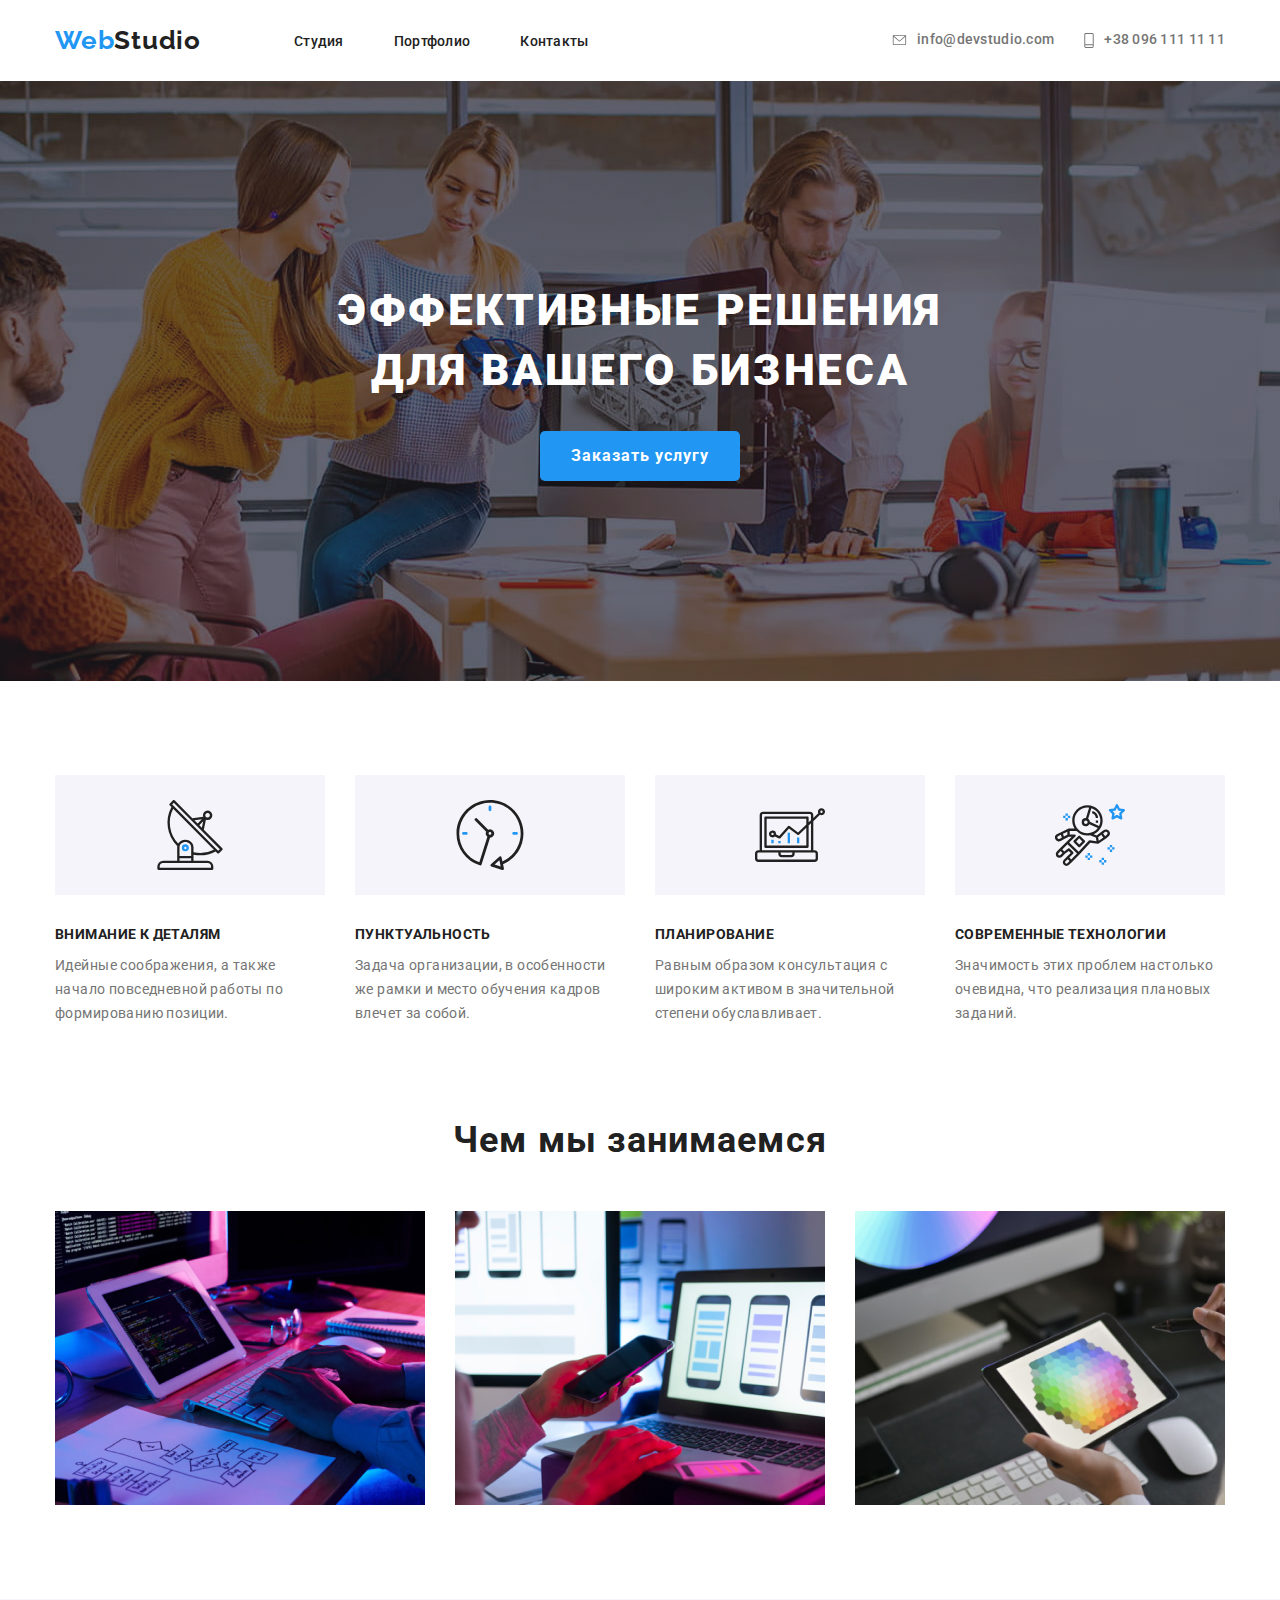
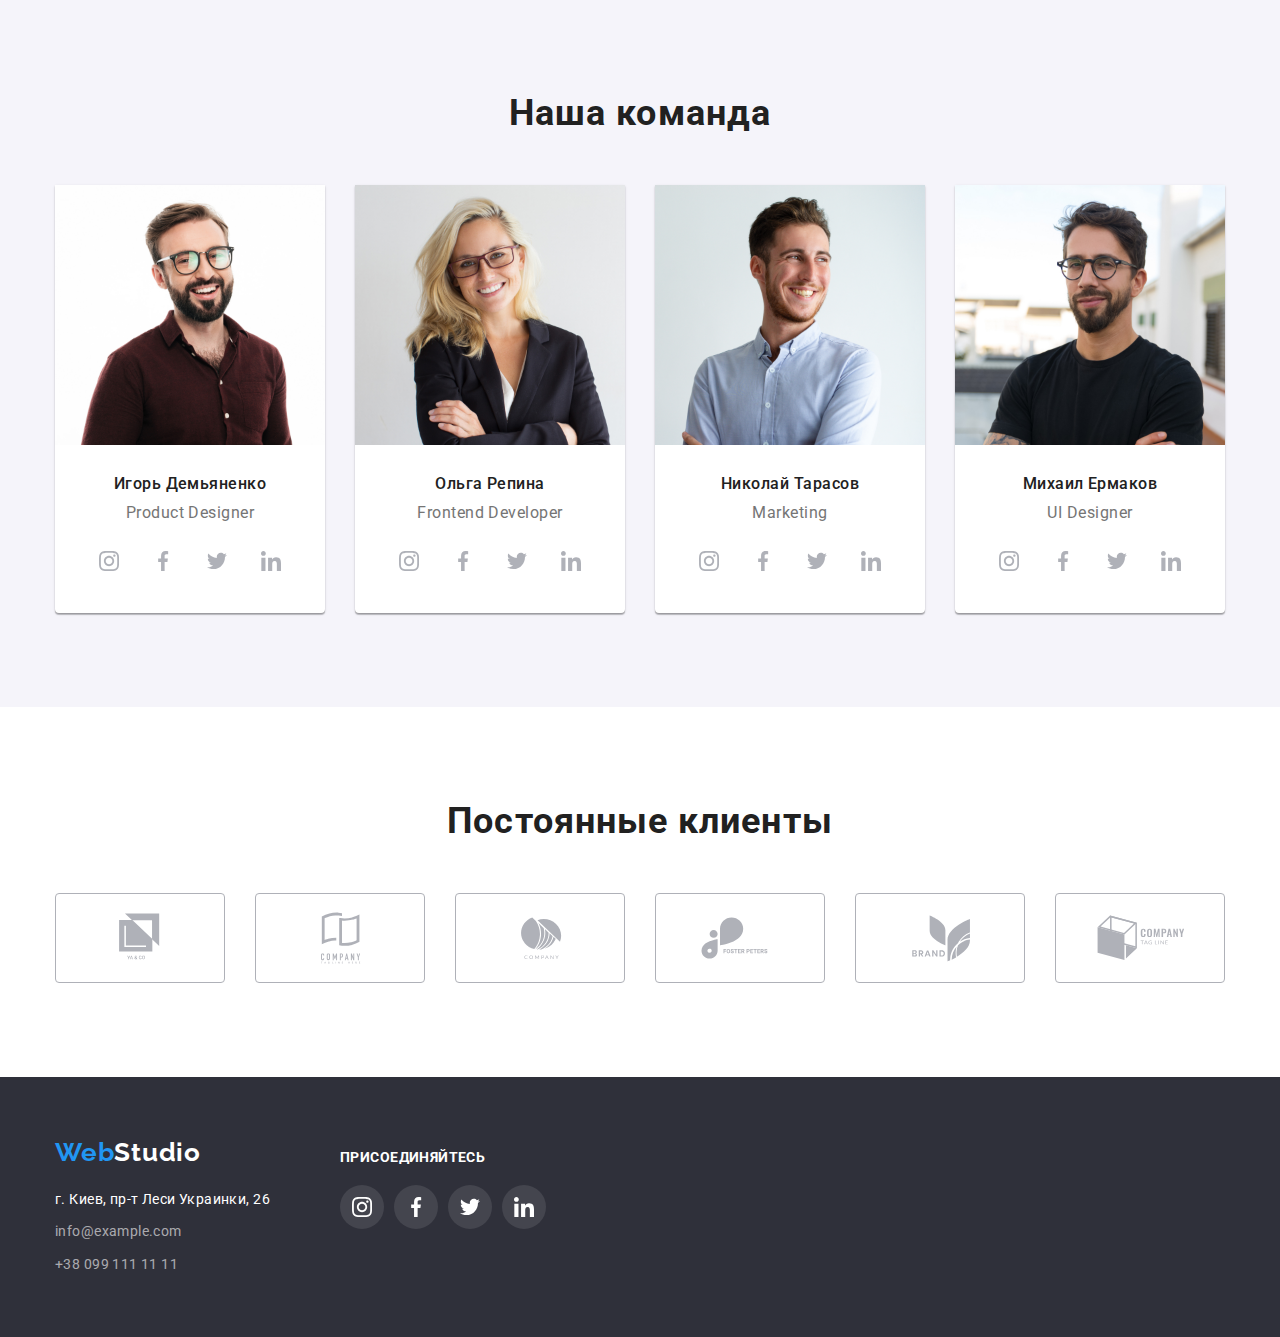
<file: index.html>
<!DOCTYPE html>
<html lang="ru">
  <head>
    <meta charset="UTF-8" />
    <meta name="viewport" content="width=device-width, initial-scale=1.0" />
    <title>Studio</title>
    <link
      href="https://fonts.googleapis.com/css2?family=Raleway:wght@700&family=Roboto:wght@400;500;700;900&display=swap"
      rel="stylesheet"
    />
    <link rel="stylesheet" href="./css/style.css" />
  </head>
  <body>
    <!-- Шапка сайта -->
    <header>
      <div class="container horizont">
        <nav class="navigate horizont">
          <a class="logo" href="./index.html"
            ><span class="web">Web</span>Studio</a
          >
          <ul class="header-list">
            <li><a class="header-link-first" href="./index.html">Студия</a></li>
            <li>
              <a class="header-link" href="./portfolio.html">Портфолио</a>
            </li>
            <li><a class="header-link" href="">Контакты</a></li>
          </ul>
        </nav>
        <address class="navigate horizont">
          <a class="header-link-mail" href="mailto:info@devstudio.com">
            <svg class="mail-svg">
              <use href="./images/icon/icomoon/symbol-defs.svg#icon-mail"></use>
            </svg>info@devstudio.com</a
          >
          <a class="header-link-phone" href="tel:+380961111111">
            <svg class="phone-svg">
              <use href="./images/icon/icomoon/symbol-defs.svg#icon-phone"></use>
          </svg>+38 096 111 11 11</a>
        </address>
      </div>
    </header>

    <!-- Главный контент -->
    <main>
      <!-- Герой -->
      <section class="hero">
        <div class="center">
          <h1 class="hero-title">
            Эффективные решения<br />
            для вашего бизнеса
          </h1>
          <!-- <a class="button" href="">Заказать услугу</a> -->
          <button class="button">Заказать услугу</button>
        </div>
      </section>

      <!-- Особенности -->
      <section class="container features">
        <h2 class="visually-hidden">Особенности</h2>
        <ul class="container horizont">
          <li class="features-item antenna">
            <h3 class="features-title">Внимание к деталям</h3>
            <p class="features-description">
              Идейные соображения, а также начало повседневной работы по
              формированию позиции.
            </p>
          </li>
          <li class="features-item clock">
            <h3 class="features-title">Пунктуальность</h3>
            <p class="features-description">
              Задача организации, в особенности же рамки и место обучения кадров
              влечет за собой.
            </p>
          </li>
          <li class="features-item plane">
            <h3 class="features-title">Планирование</h3>
            <p class="features-description">
              Равным образом консультация с широким активом в значительной
              степени обуславливает.
            </p>
          </li>
          <li class="features-item cosmonaut">
            <h3 class="features-title">Современные технологии</h3>
            <p class="features-description">
              Значимость этих проблем настолько очевидна, что реализация
              плановых заданий.
            </p>
          </li>
        </ul>
      </section>

      <!-- Чем мы занимаемся -->
      <section class="work">
        <div class="container">
          <h2 class="title center">Чем мы занимаемся</h2>
          <ul class="horizont">
            <li>
              <img src="./images/lesson1.jpg" alt="Lessons 1" width="370" />
            </li>
            <li>
              <img src="./images/lesson2.jpg" alt="Lessons 2" width="370" />
            </li>
            <li>
              <img src="./images/lesson3.jpg" alt="Lessons 3" width="370" />
            </li>
          </ul>
        </div>
      </section>

      <!-- Наша команда-->
      <section class="team">
        <div class="container social">
          <h2 class="title center">Наша команда</h2>
          <ul class="horizont">
            <li class="team-item">
              <img
                class="img"
                src="./images/colleague1.jpg"
                alt="colleague1"
                width="270"
              />
              <h3 class="team-name">Игорь Демьяненко</h3>
              <p class="team-position">Product Designer</p>
              <ul class="list-social-icons">
                <li class="social-icons-item">
                  <a class="social-icons-link" href="//www.instagram.com/">
                    <svg class="social-icons-svg">
                      <use  href="./images/icon/icomoon/symbol-defs.svg#icon-instagram"></use>
                    </svg>
                  </a>
                </li>
                <li class="social-icons-item">
                  <a class="social-icons-link" href="//www.facebook.com/">
                    <svg class="social-icons-svg">
                      <use href="./images/icon/icomoon/symbol-defs.svg#icon-facebook"></use>
                    </svg>
                  </a>
                </li>
                <li class="social-icons-item">
                  <a class="social-icons-link" href="//www.twitter.com/">
                    <svg class="social-icons-svg">
                      <use href="./images/icon/icomoon/symbol-defs.svg#icon-twitter"></use>
                    </svg>
                  </a>
                </li>
                <li class="social-icons-item" >
                  <a class="social-icons-link" href="//www.linkedin.com/">
                    <svg class="social-icons-svg">
                      <use href="./images/icon/icomoon/symbol-defs.svg#icon-linkedin"></use>
                    </svg>
                  </a>
                </li>
              </ul>
            </li>
            <li class="team-item">
              <img
                class="img"
                src="./images/colleague2.jpg"
                alt="colleague2"
                width="270"
              />
              <h3 class="team-name">Ольга Репина</h3>
              <p class="team-position">Frontend Developer</p>
              <ul class="list-social-icons">
                <li class="social-icons-item">
                  <a class="social-icons-link" href="//www.instagram.com/">
                    <svg class="social-icons-svg">
                      <use  href="./images/icon/icomoon/symbol-defs.svg#icon-instagram"></use>
                    </svg>
                  </a>
                </li>
                <li class="social-icons-item">
                  <a class="social-icons-link" href="//www.facebook.com/">
                    <svg class="social-icons-svg">
                      <use href="./images/icon/icomoon/symbol-defs.svg#icon-facebook"></use>
                    </svg>
                  </a>
                </li>
                <li class="social-icons-item">
                  <a class="social-icons-link" href="//www.twitter.com/">
                    <svg class="social-icons-svg">
                      <use href="./images/icon/icomoon/symbol-defs.svg#icon-twitter"></use>
                    </svg>
                  </a>
                </li>
                <li class="social-icons-item" >
                  <a class="social-icons-link" href="//www.linkedin.com/">
                    <svg class="social-icons-svg">
                      <use href="./images/icon/icomoon/symbol-defs.svg#icon-linkedin"></use>
                    </svg>
                  </a>
                </li>
              </ul>
            </li>
            <li class="team-item">
              <img
                class="img"
                src="./images/colleague3.jpg"
                alt="colleague3"
                width="270"
              />
              <h3 class="team-name">Николай Тарасов</h3>
              <p class="team-position">Marketing</p>
              <ul class="list-social-icons">
                <li class="social-icons-item">
                  <a class="social-icons-link" href="//www.instagram.com/">
                    <svg class="social-icons-svg">
                      <use  href="./images/icon/icomoon/symbol-defs.svg#icon-instagram"></use>
                    </svg>
                  </a>
                </li>
                <li class="social-icons-item">
                  <a class="social-icons-link" href="//www.facebook.com/">
                    <svg class="social-icons-svg">
                      <use href="./images/icon/icomoon/symbol-defs.svg#icon-facebook"></use>
                    </svg>
                  </a>
                </li>
                <li class="social-icons-item">
                  <a class="social-icons-link" href="//www.twitter.com/">
                    <svg class="social-icons-svg">
                      <use href="./images/icon/icomoon/symbol-defs.svg#icon-twitter"></use>
                    </svg>
                  </a>
                </li>
                <li class="social-icons-item" >
                  <a class="social-icons-link" href="//www.linkedin.com/">
                    <svg class="social-icons-svg">
                      <use href="./images/icon/icomoon/symbol-defs.svg#icon-linkedin"></use>
                    </svg>
                  </a>
                </li>
              </ul>
            </li>
            <li class="team-item">
              <img
                class="img"
                src="./images/colleague4.jpg"
                alt="colleague4"
                width="270"
              />
              <h3 class="team-name">Михаил Ермаков</h3>
              <p class="team-position">UI Designer</p>
              <ul class="list-social-icons">
                <li class="social-icons-item">
                  <a class="social-icons-link" href="//www.instagram.com/">
                    <svg class="social-icons-svg">
                      <use  href="./images/icon/icomoon/symbol-defs.svg#icon-instagram"></use>
                    </svg>
                  </a>
                </li>
                <li class="social-icons-item">
                  <a class="social-icons-link" href="//www.facebook.com/">
                    <svg class="social-icons-svg">
                      <use href="./images/icon/icomoon/symbol-defs.svg#icon-facebook"></use>
                    </svg>
                  </a>
                </li>
                <li class="social-icons-item">
                  <a class="social-icons-link" href="//www.twitter.com/">
                    <svg class="social-icons-svg">
                      <use href="./images/icon/icomoon/symbol-defs.svg#icon-twitter"></use>
                    </svg>
                  </a>
                </li>
                <li class="social-icons-item" >
                  <a class="social-icons-link" href="//www.linkedin.com/">
                    <svg class="social-icons-svg">
                      <use href="./images/icon/icomoon/symbol-defs.svg#icon-linkedin"></use>
                    </svg>
                  </a>
                </li>
              </ul>
            </li>
          </ul>
        </div>
      </section>

      <!-- Постоянные клиенты -->
      <section class="clients">
        <div class="container">
          <h2 class="title center">Постоянные клиенты</h2>
          <ul class="clients-list">
            <li class="clients-item"><a class="clients-link" href="">
              <svg class="clients-icons-svg">
                <use href="./images/icon/icomoon/symbol-defs.svg#icon-client-1"></use>
              </svg>
            </a></li>
            <li class="clients-item"><a class="clients-link" href="">
              <svg class="clients-icons-svg">
                <use  href="./images/icon/icomoon/symbol-defs.svg#icon-client-2"></use>
              </svg>
            </a></li>
            <li class="clients-item"><a class="clients-link" href="">
              <svg class="clients-icons-svg">
                <use href="./images/icon/icomoon/symbol-defs.svg#icon-client-3"></use>
              </svg>
            </a></li>
            <li class="clients-item"><a class="clients-link" href="">
              <svg class="clients-icons-svg">
                <use  href="./images/icon/icomoon/symbol-defs.svg#icon-client-4"></use>
              </svg>
            </a></li>
            <li class="clients-item"><a class="clients-link" href="">
              <svg class="clients-icons-svg">
                <use  href="./images/icon/icomoon/symbol-defs.svg#icon-client-5"></use>
              </svg>
            </a></li>
            <li class="clients-item"><a class="clients-link" href="">
              <svg class="clients-icons-svg">
                <use  href="./images/icon/icomoon/symbol-defs.svg#icon-client-6"></use>
              </svg>
            </a></li>
          </ul>
        </div>
      </section>
    </main>

    <!-- Футер -->
    <footer>
      <div class="container footer-flex">
        <section>
          <a class="logo footer-logo" href="./index.html"
            ><span class="web">Web</span><span class="studio">Studio</span></a
          >
          <h2 class="visually-hidden">Контакты</h2>
          <address class="address">
            г. Киев, пр-т Леси Украинки, 26<br />
            <a class="address-link mail-footer" href="mailto:info@example.com"
              >info@example.com</a
            ><br />
            <a class="address-link" href="tel:+380991111111">+38 099 111 11 11</a>
          </address>
        </section>
        <section class="welcome">
          <h2 class="footer-title">Присоединяйтесь</h2>
          <ul class="footer-social-icons">
            <li class="social-icons-item">
              <a class="bg-social" href="//www.instagram.com/">
                <svg class="social-footer-svg">
                  <use  href="./images/icon/icomoon/symbol-defs.svg#icon-instagram"></use>
                </svg>
              </a>
            </li>
            <li class="social-icons-item">
              <a class="bg-social" href="//www.facebook.com/">
                <svg class="social-footer-svg">
                  <use href="./images/icon/icomoon/symbol-defs.svg#icon-facebook"></use>
                </svg>
              </a>
            </li>
            <li class="social-icons-item">
              <a class="bg-social" href="//www.twitter.com/">
                <svg class="social-footer-svg">
                  <use href="./images/icon/icomoon/symbol-defs.svg#icon-twitter"></use>
                </svg>
              </a>
            </li>
            <li class="social-icons-item" >
              <a class="bg-social" href="//www.linkedin.com/">
                <svg class="social-footer-svg">
                  <use href="./images/icon/icomoon/symbol-defs.svg#icon-linkedin"></use>
                </svg>
              </a>
            </li>
          </ul>
        </section>
      </div>
    </footer>
  </body>
</html>
</file>
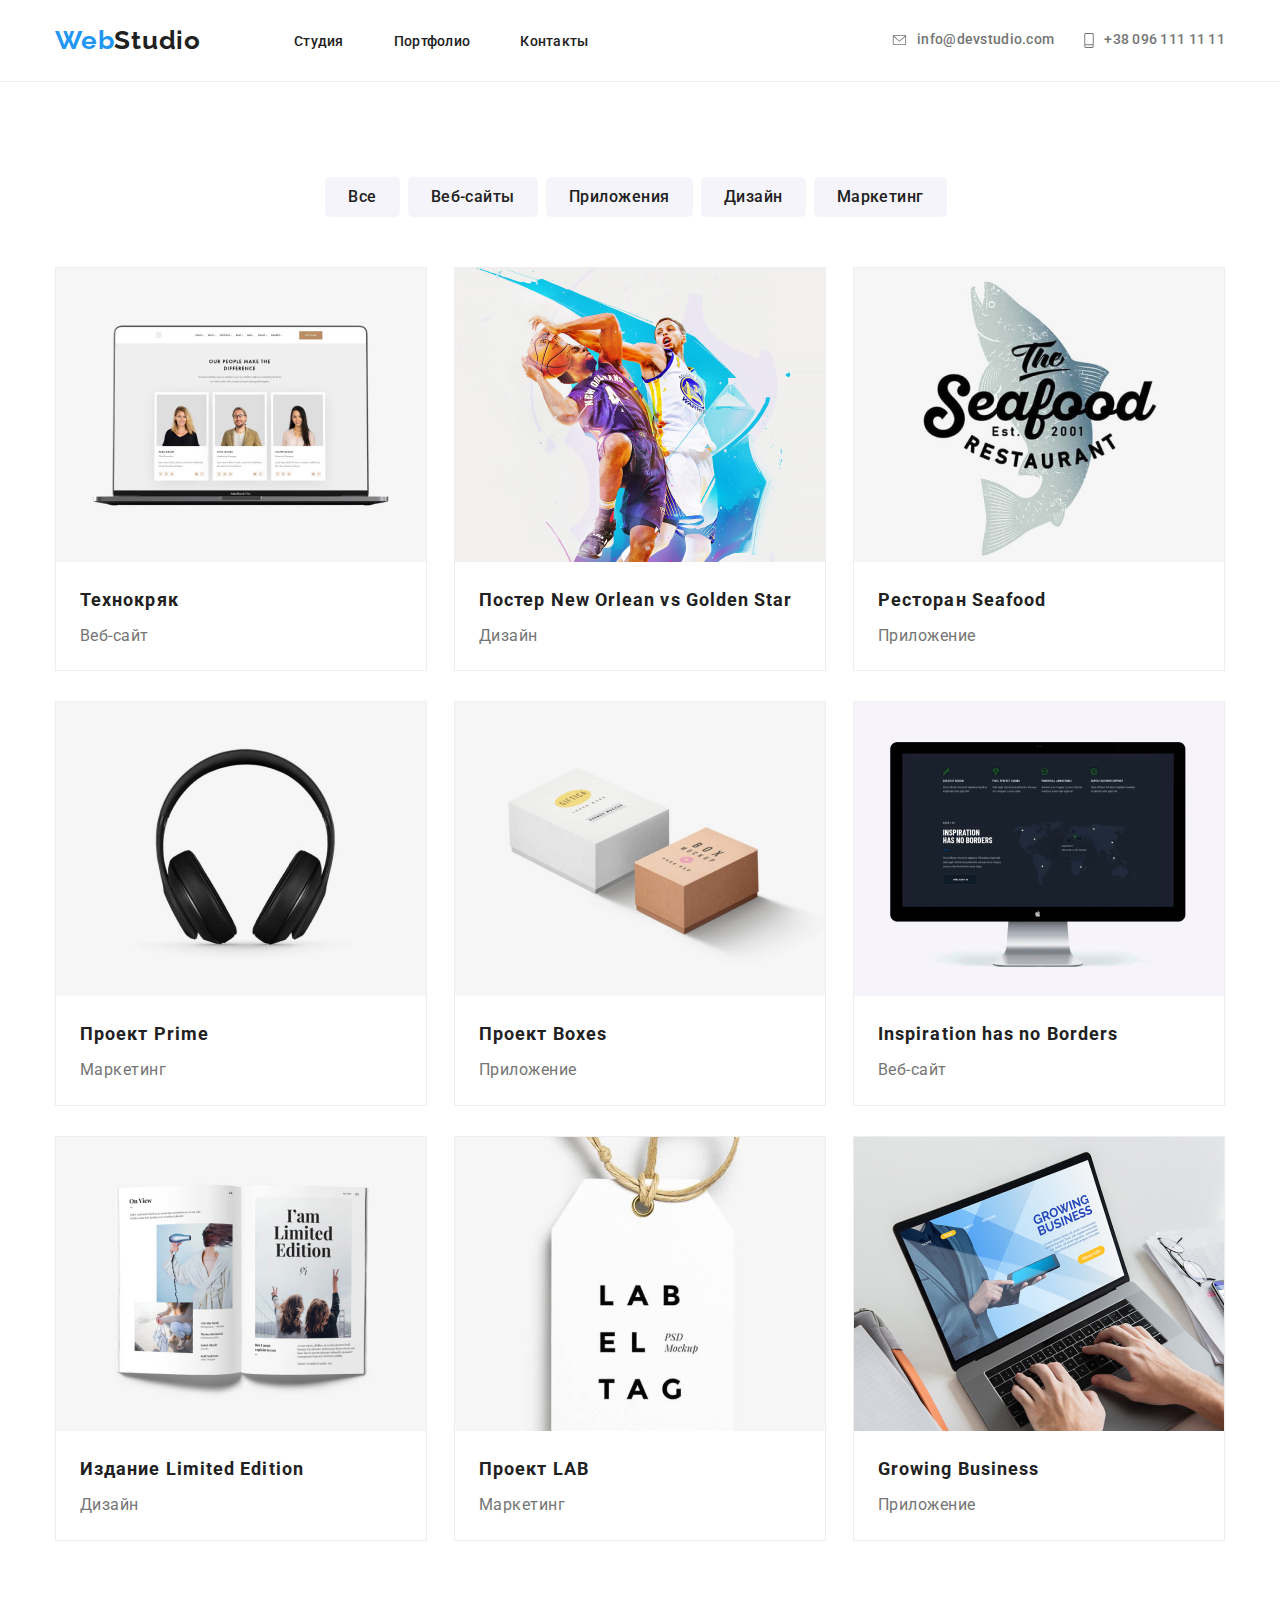
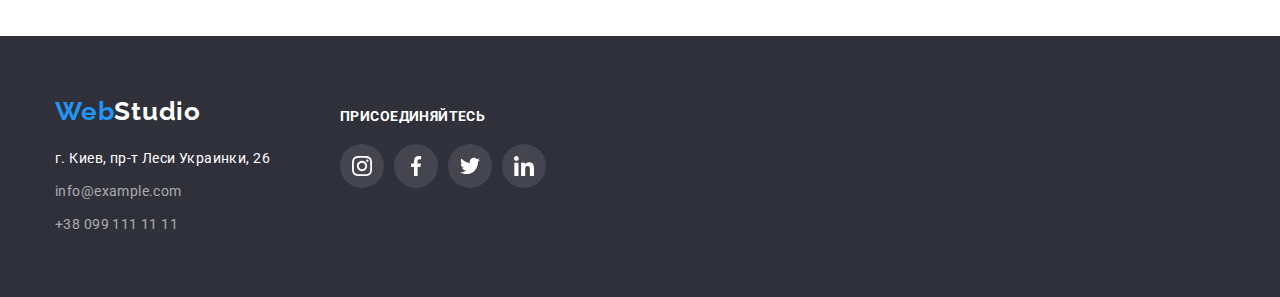
<file: portfolio.html>
<!DOCTYPE html>
<html lang="ru">
  <head>
    <meta charset="UTF-8" />
    <meta name="viewport" content="width=device-width, initial-scale=1.0" />
    <title>Portfolio</title>
    <link
      href="https://fonts.googleapis.com/css2?family=Raleway:wght@700&family=Roboto:wght@400;500;700;900&display=swap"
      rel="stylesheet"
    />
    <link rel="stylesheet" href="./css/style.css" />
  </head>
  <body>
    <!-- Шапка сайта -->
    <header class="header-line">
      <div class="container horizont">
        <nav class="navigate horizont">
          <a class="logo" href="./index.html"
            ><span class="web">Web</span>Studio</a
          >
          <ul class="header-list">
            <li><a class="header-link-first" href="./index.html">Студия</a></li>
            <li>
              <a class="header-link" href="./portfolio.html">Портфолио</a>
            </li>
            <li><a class="header-link" href="">Контакты</a></li>
          </ul>
        </nav>
        <address class="navigate horizont">
          <a class="header-link-mail" href="mailto:info@devstudio.com">
            <svg class="mail-svg">
              <use href="./images/icon/icomoon/symbol-defs.svg#icon-mail"></use>
            </svg>info@devstudio.com</a
          >
          <a class="header-link-phone" href="tel:+380961111111">
            <svg class="phone-svg">
              <use href="./images/icon/icomoon/symbol-defs.svg#icon-phone"></use>
          </svg>+38 096 111 11 11</a>
        </address>
      </div>
    </header>

    <!-- Главный контент -->
    <main>
      <section class="portfolio-padding">
        <div class="container ">
          <h1 class="visually-hidden">Портфолио</h1>
          <ul class="filter">
            <li class="filter-item">
              <button type="button" class="button-filter">Все</button>
            </li>
            <li class="filter-item">
              <button type="button" class="button-filter">Веб-сайты</button>
            </li>
            <li class="filter-item">
              <button type="button" class="button-filter">Приложения</button>
            </li>
            <li class="filter-item">
              <button type="button" class="button-filter">Дизайн</button>
            </li>
            <li class="filter-item">
              <button type="button" class="button-filter">Маркетинг</button>
            </li>
          </ul>
          <ul class="portfolio">
            <li class="portfolio-item portfolio-bottom ">
              <a class="portfolio-link shadow" href=""
                ><img
                  src="./images-portfolio/portfolio1.jpg"
                  alt="Portfolio1"
                  width="370"
                />
                <div class="portfolio-name">
                  <h2 class="projects-title">Технокряк</h2>
                  <p class="projects-kind">Веб-сайт</p>
                </div>
              </a>
            </li>
            <li class="portfolio-item portfolio-bottom">
              <a class="portfolio-link shadow" href="">
                <img
                  src="./images-portfolio/portfolio2.jpg"
                  alt="Portfolio2"
                  width="370"
                />
                <div class="portfolio-name">
                  <h2 class="projects-title">Постер New Orlean vs Golden Star</h2>
                  <p class="projects-kind">Дизайн</p>
                </div>
              </a>
            </li>
            <li class="portfolio-item portfolio-bottom">
              <a class="portfolio-link shadow" href="">
                <img
                  src="./images-portfolio/portfolio3.jpg"
                  alt="Portfolio3"
                  width="370"
                />
                <div class="portfolio-name">
                  <h2 class="projects-title">Ресторан Seafood</h2>
                  <p class="projects-kind">Приложение</p>
                </div>
              </a>
            </li>
            <li class="portfolio-item portfolio-bottom">
              <a class="portfolio-link shadow" href="">
                <img
                  src="./images-portfolio/portfolio4.jpg"
                  alt="Portfolio4"
                  width="370"
                />
                <div class="portfolio-name">
                  <h2 class="projects-title">Проект Prime</h2>
                  <p class="projects-kind">Маркетинг</p>
                </div>
              </a>
            </li>
            <li class="portfolio-item portfolio-bottom">
              <a class="portfolio-link shadow" href="">
                <img
                  src="./images-portfolio/portfolio5.jpg"
                  alt="Portfolio5"
                  width="370"
                />
                <div class="portfolio-name">
                  <h2 class="projects-title">Проект Boxes</h2>
                  <p class="projects-kind">Приложение</p>
                </div>
              </a>
            </li>
            <li class="portfolio-item portfolio-bottom">
              <a class="portfolio-link shadow" href="">
                <img
                  src="./images-portfolio/portfolio6.jpg"
                  alt="Portfolio6"
                  width="370"
                />
                <div class="portfolio-name">
                  <h2 class="projects-title">Inspiration has no Borders</h2>
                  <p class="projects-kind">Веб-сайт</p>
                </div>
              </a>
            </li>
            <li class="portfolio-item">
              <a class="portfolio-link shadow" href="">
                <img
                  src="./images-portfolio/portfolio7.jpg"
                  alt="Portfolio7"
                  width="370"
                />
                <div class="portfolio-name">
                  <h2 class="projects-title">Издание Limited Edition</h2>
                  <p class="projects-kind">Дизайн</p>
                </div>
              </a>
            </li>
            <li class="portfolio-item">
              <a class="portfolio-link shadow" href="">
                <img
                  src="./images-portfolio/portfolio8.jpg"
                  alt="Portfolio8"
                  width="370"
                />
                <div class="portfolio-name">
                  <h2 class="projects-title">Проект LAB</h2>
                  <p class="projects-kind">Маркетинг</p>
                </div>
              </a>
            </li>
            <li class="portfolio-item">
              <a class="portfolio-link shadow" href="">
                <img
                  src="./images-portfolio/portfolio9.jpg"
                  alt="Portfolio9"
                  width="370"
                />
                <div class="portfolio-name">
                  <h2 class="projects-title">Growing Business</h2>
                  <p class="projects-kind">Приложение</p>
                </div>
              </a>
            </li>
          </ul>
        </div>
      </section>
    </main>

    <!-- Футер в portfolio -->
    <footer>
      <div class="container footer-flex">
        <section>
          <a class="logo footer-logo" href="./index.html"
            ><span class="web">Web</span><span class="studio">Studio</span></a
          >
          <h2 class="visually-hidden">Контакты</h2>
          <address class="address">
            г. Киев, пр-т Леси Украинки, 26<br />
            <a class="address-link mail-footer" href="mailto:info@example.com"
              >info@example.com</a
            ><br />
            <a class="address-link" href="tel:+380991111111">+38 099 111 11 11</a>
          </address>
        </section>
        <section class="welcome">
          <h2 class="footer-title">Присоединяйтесь</h2>
          <ul class="footer-social-icons">
            <li class="social-icons-item">
              <a class="bg-social" href="//www.instagram.com/">
                <svg class="social-footer-svg">
                  <use  href="./images/icon/icomoon/symbol-defs.svg#icon-instagram"></use>
                </svg>
              </a>
            </li>
            <li class="social-icons-item">
              <a class="bg-social" href="//www.facebook.com/">
                <svg class="social-footer-svg">
                  <use href="./images/icon/icomoon/symbol-defs.svg#icon-facebook"></use>
                </svg>
              </a>
            </li>
            <li class="social-icons-item">
              <a class="bg-social" href="//www.twitter.com/">
                <svg class="social-footer-svg">
                  <use href="./images/icon/icomoon/symbol-defs.svg#icon-twitter"></use>
                </svg>
              </a>
            </li>
            <li class="social-icons-item" >
              <a class="bg-social" href="//www.linkedin.com/">
                <svg class="social-footer-svg">
                  <use href="./images/icon/icomoon/symbol-defs.svg#icon-linkedin"></use>
                </svg>
              </a>
            </li>
          </ul>
        </section>
      </div>
    </footer>
  </body>
</html>
</file>
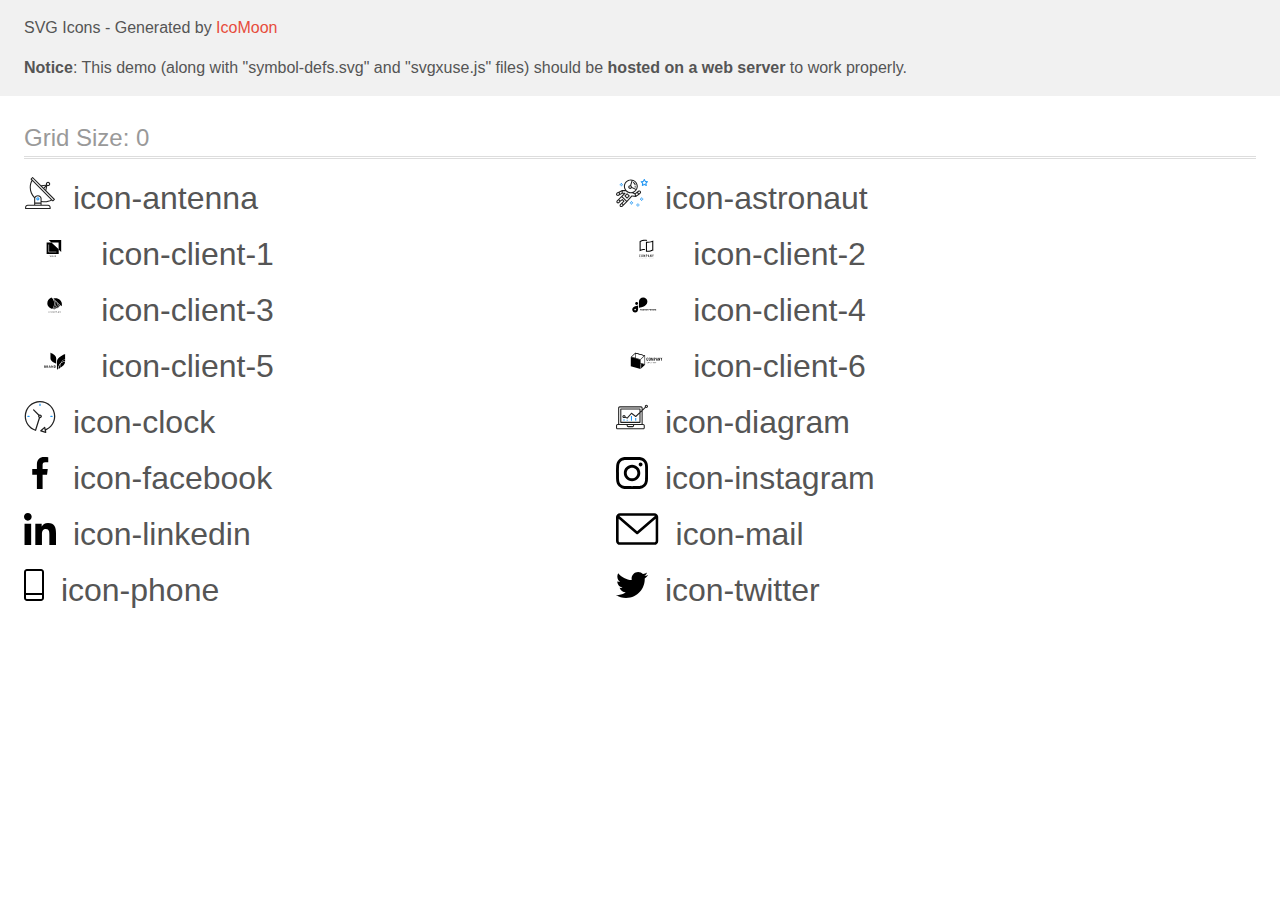
<file: images/icon/icomoon/demo-external-svg.html>
<!doctype html>
<html>
<head>
    <title>IcoMoon - SVG Icons</title>
    <meta charset="utf-8">
    <meta name="viewport" content="width=device-width, initial-scale=1">
    <link rel="stylesheet" href="demo-files/demo.css">
    <link rel="stylesheet" href="style.css">
</head>
<body>
<header class="bgc1 clearfix">
<div class="mhl">
    <p>SVG Icons - Generated by <a href="https://icomoon.io/app">IcoMoon</a></p><p><strong>Notice</strong>: This demo (along with "symbol-defs.svg" and "svgxuse.js" files) should be <b>hosted on a web server</b> to work properly.</p>
</div>
</header>
    <div class="clearfix mhl ptl">
        <h1 class="mvm mtn fgc1">Grid Size: 0</h1>
        <div class="glyph fs1">
            <div class="clearfix pbs">
                <svg class="icon icon-antenna"><use xlink:href="symbol-defs.svg#icon-antenna"></use></svg><span class="name"> icon-antenna</span>
            </div>
        </div>
        <div class="glyph fs1">
            <div class="clearfix pbs">
                <svg class="icon icon-astronaut"><use xlink:href="symbol-defs.svg#icon-astronaut"></use></svg><span class="name"> icon-astronaut</span>
            </div>
        </div>
        <div class="glyph fs1">
            <div class="clearfix pbs">
                <svg class="icon icon-client-1"><use xlink:href="symbol-defs.svg#icon-client-1"></use></svg><span class="name"> icon-client-1</span>
            </div>
        </div>
        <div class="glyph fs1">
            <div class="clearfix pbs">
                <svg class="icon icon-client-2"><use xlink:href="symbol-defs.svg#icon-client-2"></use></svg><span class="name"> icon-client-2</span>
            </div>
        </div>
        <div class="glyph fs1">
            <div class="clearfix pbs">
                <svg class="icon icon-client-3"><use xlink:href="symbol-defs.svg#icon-client-3"></use></svg><span class="name"> icon-client-3</span>
            </div>
        </div>
        <div class="glyph fs1">
            <div class="clearfix pbs">
                <svg class="icon icon-client-4"><use xlink:href="symbol-defs.svg#icon-client-4"></use></svg><span class="name"> icon-client-4</span>
            </div>
        </div>
        <div class="glyph fs1">
            <div class="clearfix pbs">
                <svg class="icon icon-client-5"><use xlink:href="symbol-defs.svg#icon-client-5"></use></svg><span class="name"> icon-client-5</span>
            </div>
        </div>
        <div class="glyph fs1">
            <div class="clearfix pbs">
                <svg class="icon icon-client-6"><use xlink:href="symbol-defs.svg#icon-client-6"></use></svg><span class="name"> icon-client-6</span>
            </div>
        </div>
        <div class="glyph fs1">
            <div class="clearfix pbs">
                <svg class="icon icon-clock"><use xlink:href="symbol-defs.svg#icon-clock"></use></svg><span class="name"> icon-clock</span>
            </div>
        </div>
        <div class="glyph fs1">
            <div class="clearfix pbs">
                <svg class="icon icon-diagram"><use xlink:href="symbol-defs.svg#icon-diagram"></use></svg><span class="name"> icon-diagram</span>
            </div>
        </div>
        <div class="glyph fs1">
            <div class="clearfix pbs">
                <svg class="icon icon-facebook"><use xlink:href="symbol-defs.svg#icon-facebook"></use></svg><span class="name"> icon-facebook</span>
            </div>
        </div>
        <div class="glyph fs1">
            <div class="clearfix pbs">
                <svg class="icon icon-instagram"><use xlink:href="symbol-defs.svg#icon-instagram"></use></svg><span class="name"> icon-instagram</span>
            </div>
        </div>
        <div class="glyph fs1">
            <div class="clearfix pbs">
                <svg class="icon icon-linkedin"><use xlink:href="symbol-defs.svg#icon-linkedin"></use></svg><span class="name"> icon-linkedin</span>
            </div>
        </div>
        <div class="glyph fs1">
            <div class="clearfix pbs">
                <svg class="icon icon-mail"><use xlink:href="symbol-defs.svg#icon-mail"></use></svg><span class="name"> icon-mail</span>
            </div>
        </div>
        <div class="glyph fs1">
            <div class="clearfix pbs">
                <svg class="icon icon-phone"><use xlink:href="symbol-defs.svg#icon-phone"></use></svg><span class="name"> icon-phone</span>
            </div>
        </div>
        <div class="glyph fs1">
            <div class="clearfix pbs">
                <svg class="icon icon-twitter"><use xlink:href="symbol-defs.svg#icon-twitter"></use></svg><span class="name"> icon-twitter</span>
            </div>
        </div>
  </div>
<script defer src="svgxuse.js"></script>
</body>
</html>
</file>
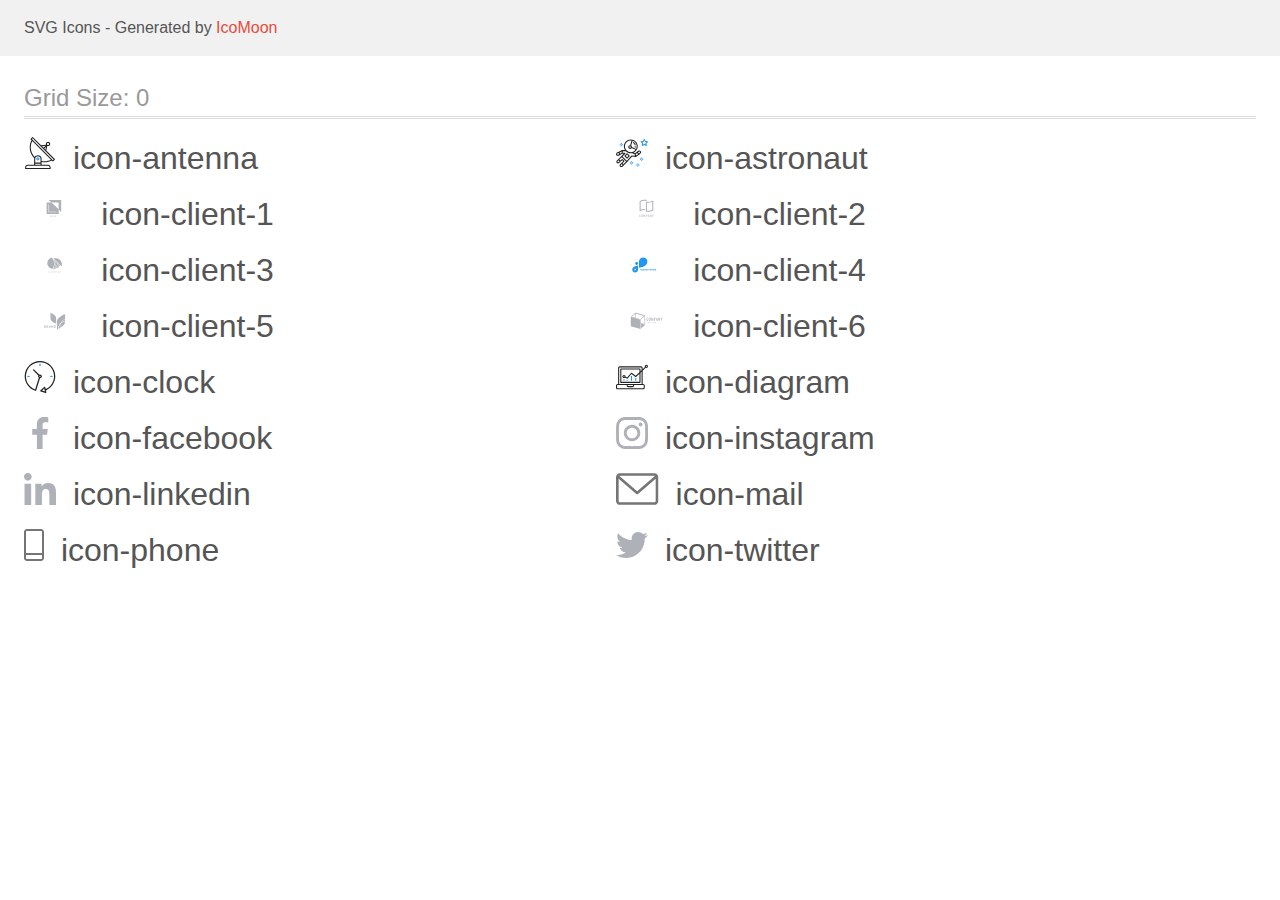
<file: images/icon/icomoon/demo.html>
<!doctype html>
<html>
<head>
    <title>IcoMoon - SVG Icons</title>
    <meta charset="utf-8">
    <meta name="viewport" content="width=device-width, initial-scale=1">
    <link rel="stylesheet" href="demo-files/demo.css">
    <link rel="stylesheet" href="style.css">
</head>
<body>
<svg aria-hidden="true" style="position: absolute; width: 0; height: 0; overflow: hidden;" version="1.1" xmlns="http://www.w3.org/2000/svg" xmlns:xlink="http://www.w3.org/1999/xlink">
<defs>
<symbol id="icon-antenna" viewBox="0 0 32 32">
<path fill="#212121" style="fill: var(--color1, #212121)" d="M30.773 22.098l-8.443-8.505 0.937-4.616c0.225 0.090 0.485 0.144 0.758 0.146h0.007c0.008 0 0.017 0 0.026 0 1.192 0 2.159-0.967 2.159-2.159s-0.967-2.159-2.159-2.159c-1.192 0-2.159 0.967-2.159 2.159 0 0.259 0.046 0.508 0.13 0.739l-0.005-0.015-4.96 0.606-8.091-8.133c-0.096-0.098-0.229-0.159-0.376-0.16h-0c-0.14 0.001-0.274 0.057-0.373 0.155l-1.512 1.504c-0.096 0.097-0.156 0.23-0.156 0.377s0.060 0.281 0.156 0.377v0l0.814 0.825c-1.143 2.062-1.816 4.522-1.816 7.139 0 4.106 1.656 7.824 4.336 10.525l-0.001-0.001c0.043 0.041 0.092 0.074 0.146 0.097-0.032 0.164-0.051 0.353-0.052 0.546v6.188h-6.4c-1.472 0.001-2.666 1.194-2.667 2.666v1.067c0 0.295 0.239 0.534 0.534 0.534h24.534c0.294 0 0.533-0.239 0.533-0.534v-1.067c-0.002-1.472-1.195-2.665-2.666-2.666h-6.4v-2.742c0.915 0.201 1.968 0.317 3.047 0.32h0.002c2.58-0.003 5.005-0.663 7.117-1.822l-0.077 0.039 0.818 0.823c0.099 0.101 0.235 0.159 0.376 0.16 0.14-0.001 0.274-0.057 0.373-0.155l1.512-1.504c0.096-0.097 0.156-0.23 0.156-0.377s-0.060-0.281-0.156-0.377v0zM23.28 6.233c0.193-0.192 0.459-0.31 0.752-0.31 0.589 0 1.067 0.478 1.067 1.066s-0.477 1.066-1.067 1.066c-0 0-0 0-0.001 0h-0.003c-0.587-0.003-1.061-0.479-1.061-1.066 0-0.295 0.12-0.563 0.314-0.756l0-0h-0.002zM22.024 9.737l-0.598 2.946-1.175-1.183 1.774-1.763zM21.419 8.835l-1.92 1.909-1.486-1.493 3.406-0.416zM24.004 28.8c0.884 0 1.6 0.716 1.6 1.6v0 0.534h-23.466v-0.534c0-0.884 0.716-1.6 1.6-1.6v0h20.267zM16.538 26.666v1.067h-5.334v-1.067h5.334zM11.204 25.6v-4.053c0-1.294 1.196-2.346 2.667-2.346s2.667 1.053 2.667 2.346v4.053h-5.334zM17.604 23.904v-2.357c0-1.882-1.675-3.413-3.733-3.413-0.017-0-0.038-0-0.058-0-1.353 0-2.54 0.707-3.213 1.771l-0.009 0.016c-2.36-2.482-3.812-5.846-3.812-9.55 0-2.314 0.567-4.496 1.569-6.414l-0.036 0.077 18.602 18.709c-1.823 0.947-3.979 1.502-6.266 1.502-1.079 0-2.128-0.124-3.136-0.357l0.093 0.018zM28.893 23.22l-21.057-21.181 0.754-0.752 7.935 7.98c0.004 0 0.006 0.007 0.009 0.010l13.115 13.191-0.757 0.752z"></path>
<path fill="#2196f3" style="fill: var(--color2, #2196f3)" d="M13.876 20.267h-0.005c-0.001 0-0.002 0-0.002 0-0.884 0-1.6 0.716-1.6 1.6s0.715 1.599 1.597 1.6h0.005c0.001 0 0.001 0 0.002 0 0.884 0 1.6-0.716 1.6-1.6s-0.715-1.599-1.598-1.6h-0zM14.249 22.245c-0.096 0.096-0.229 0.155-0.376 0.155-0.295 0-0.534-0.239-0.534-0.534s0.238-0.533 0.532-0.533h0c0.293 0.002 0.53 0.24 0.53 0.533 0 0.148-0.060 0.281-0.157 0.378v0h0.005z"></path>
</symbol>
<symbol id="icon-astronaut" viewBox="0 0 32 32">
<path fill="#2196f3" style="fill: var(--color2, #2196f3)" d="M31.974 4.524c-0.064-0.191-0.227-0.332-0.427-0.362l-0.003-0-1.911-0.278-0.855-1.731c-0.179-0.365-0.777-0.365-0.956 0l-0.855 1.731-1.911 0.278c-0.26 0.039-0.457 0.26-0.457 0.528 0 0.15 0.062 0.285 0.161 0.382l1.383 1.348-0.326 1.903c-0.034 0.2 0.048 0.402 0.212 0.522 0.166 0.12 0.383 0.135 0.562 0.040l1.709-0.899 1.709 0.899c0.072 0.038 0.157 0.061 0.247 0.061 0.295 0 0.534-0.239 0.534-0.534 0-0.031-0.003-0.062-0.008-0.092l0 0.003-0.326-1.903 1.383-1.348c0.099-0.097 0.161-0.233 0.161-0.382 0-0.059-0.009-0.115-0.027-0.168l0.001 0.004zM29.511 5.851c-0.126 0.122-0.183 0.299-0.153 0.472l0.191 1.114-1-0.526c-0.072-0.039-0.158-0.062-0.249-0.062s-0.177 0.023-0.252 0.063l0.003-0.001-1 0.526 0.191-1.114c0.005-0.027 0.008-0.059 0.008-0.091 0-0.149-0.061-0.285-0.16-0.381l-0-0-0.811-0.789 1.119-0.163c0.174-0.025 0.324-0.134 0.402-0.292l0.5-1.013 0.5 1.013c0.078 0.158 0.228 0.267 0.402 0.292l1.119 0.162-0.809 0.79zM26.134 20.522h-1.067v1.067h1.067v-1.067zM26.134 22.656h-1.067v1.066h1.067v-1.066zM27.2 21.589h-1.067v1.067h1.067v-1.067zM25.067 21.589h-1.067v1.067h1.067v-1.067zM22.4 26.389h-1.067v1.067h1.067v-1.067zM22.4 28.523h-1.067v1.067h1.067v-1.067zM23.467 27.456h-1.067v1.067h1.067v-1.067zM21.334 27.456h-1.067v1.067h1.067v-1.067zM16 24.256h-1.066v1.067h1.066v-1.067zM16 26.389h-1.066v1.067h1.066v-1.067zM17.067 25.322h-1.067v1.067h1.067v-1.067zM14.934 25.322h-1.067v1.067h1.067v-1.067zM5.867 6.122h-1.066v1.066h1.066v-1.066zM5.867 8.256h-1.066v1.066h1.066v-1.066zM6.933 7.189h-1.067v1.067h1.066v-1.067zM4.8 7.189h-1.067v1.067h1.067v-1.067z"></path>
<path fill="#212121" style="fill: var(--color1, #212121)" d="M24.715 14.16c-0.28-0.376-0.698-0.636-1.179-0.703l-0.009-0.001c-0.076-0.012-0.164-0.018-0.254-0.018-0.411 0-0.789 0.139-1.090 0.373l0.004-0.003-1.253 0.96-1.898 1.417-1.358-0.541c2.421-1.086 4.113-3.508 4.113-6.32 0-3.823-3.122-6.934-6.961-6.934s-6.961 3.11-6.961 6.934c0 1.386 0.415 2.674 1.12 3.759l-2.768-0.024c-0.009 0-0.016 0.005-0.023 0.005-0.057 0.003-0.11 0.014-0.159 0.033l0.004-0.001c-0.013 0.005-0.026 0.007-0.038 0.013-0.006 0.003-0.013 0.003-0.019 0.006l-3.233 1.596c-0 0-0.001 0-0.001 0.001l-1.893 0.91c-0.024 0.011-0.045 0.023-0.064 0.036l0.001-0.001c-0.482 0.324-0.795 0.867-0.795 1.483 0 0.297 0.073 0.577 0.201 0.823l-0.005-0.010c0.22 0.424 0.592 0.742 1.043 0.885l0.013 0.003c0.161 0.053 0.345 0.083 0.537 0.083 0.308 0 0.598-0.078 0.851-0.216l-0.009 0.005 1.388-0.738 2.264-1.169 1.357-0.008-5.442 5.415c0 0.001-0.001 0.001-0.001 0.001l-1.339 1.333c-0.303 0.299-0.491 0.714-0.491 1.173 0 0.002 0 0.003 0 0.005v-0c0.002 0.919 0.748 1.664 1.667 1.664 0.001 0 0.002 0 0.002 0h-0c0.428 0 0.854-0.162 1.18-0.485l1.314-1.309 1.741-1.3 0.901 0.897-3.102 3.088c-0.303 0.299-0.491 0.715-0.491 1.174 0 0.001 0 0.003 0 0.004v-0c0 0.445 0.174 0.864 0.49 1.179 0.302 0.3 0.717 0.485 1.176 0.485 0.001 0 0.002 0 0.003 0h-0c0.427 0 0.855-0.162 1.18-0.485l4.488-4.472c0.007-0.006 0.016-0.009 0.022-0.016l5.166-5.658 3.471 0.494c0.025 0.004 0.050 0.006 0.075 0.006 0.064 0 0.127-0.016 0.187-0.038 0.017-0.006 0.032-0.015 0.049-0.023 0.019-0.010 0.039-0.015 0.058-0.027l3.213-2.133c0.012-0.008 0.018-0.021 0.029-0.030 0.013-0.010 0.029-0.014 0.041-0.026l1.271-1.191c0.348-0.326 0.564-0.787 0.564-1.3 0-0.4-0.132-0.769-0.355-1.066l0.003 0.005zM2.13 17.77c-0.098 0.054-0.215 0.086-0.34 0.086-0.078 0-0.153-0.013-0.224-0.036l0.005 0.001c-0.294-0.093-0.504-0.364-0.504-0.683 0-0.236 0.114-0.445 0.29-0.575l0.002-0.001 1.314-0.632 0.316 0.924 0.133 0.389-0.992 0.527zM5.627 15.942l-1.548 0.8-0.255-0.746-0.184-0.537 2.027-1.001-0.040 1.484zM20.727 9.322c0 0.918-0.219 1.785-0.599 2.56l-4.181-1.899c-0.044-0.575-0.342-1.072-0.782-1.384l-0.006-0.004 1.464-4.86c2.377 0.756 4.104 2.974 4.104 5.588zM8.938 9.322c0-3.235 2.644-5.867 5.894-5.867 0.253 0 0.5 0.022 0.745 0.053l-1.432 4.753c-0.019 0-0.037-0.006-0.057-0.006-0 0-0.001 0-0.001 0-1.032 0-1.869 0.835-1.872 1.867v0c0.003 1.031 0.84 1.867 1.872 1.867 0 0 0 0 0.001 0h-0c0.695 0 1.295-0.383 1.618-0.944l3.863 1.755c-1.075 1.446-2.795 2.389-4.737 2.389-3.25 0-5.894-2.632-5.894-5.867zM14.895 10.122c0 0.441-0.362 0.8-0.806 0.8-0 0-0.001 0-0.001 0-0.443 0-0.802-0.358-0.804-0.8v-0c0-0.441 0.361-0.8 0.806-0.8s0.806 0.359 0.806 0.8zM2.464 25.146c-0.11 0.109-0.261 0.176-0.428 0.176s-0.317-0.067-0.427-0.175l0 0c-0.109-0.108-0.176-0.257-0.176-0.422s0.067-0.314 0.176-0.422l0-0 0.962-0.959 0.852 0.848-0.959 0.955zM5.678 28.88c-0.11 0.109-0.261 0.176-0.428 0.176s-0.317-0.067-0.427-0.175l0 0c-0.109-0.108-0.176-0.257-0.176-0.422s0.067-0.314 0.176-0.422l0-0 0.963-0.959 0.852 0.848-0.96 0.955zM9.16 25.411l-0.001 0.001-1.765 1.76-0.852-0.848 1.765-1.757c0.040-0.040 0.065-0.088 0.090-0.136 0.007-0.014 0.020-0.026 0.026-0.040 0.016-0.041 0.019-0.085 0.026-0.128 0.003-0.025 0.014-0.048 0.014-0.073 0-0.035-0.013-0.070-0.020-0.105-0.006-0.032-0.006-0.064-0.019-0.096-0.025-0.053-0.055-0.098-0.092-0.138l0 0c-0.010-0.012-0.014-0.027-0.025-0.038h-0.001s0-0.001-0.001-0.002l-1.607-1.6c-0.017-0.017-0.039-0.024-0.058-0.038-0.025-0.021-0.054-0.040-0.084-0.057l-0.003-0.001c-0.026-0.013-0.058-0.023-0.090-0.031l-0.003-0.001c-0.030-0.009-0.065-0.017-0.101-0.020l-0.002-0c-0.007-0-0.015-0.001-0.023-0.001-0.026 0-0.051 0.002-0.075 0.005l0.003-0c-0.036 0.005-0.069 0.009-0.104 0.021-0.036 0.013-0.067 0.028-0.096 0.046l0.002-0.001c-0.020 0.011-0.043 0.015-0.061 0.029l-1.774 1.324-0.901-0.897 2.399-2.386 4.36 4.289-0.928 0.919zM15.979 18.394c-0.016-0.002-0.030 0.004-0.046 0.003-0.008-0-0.017-0.001-0.027-0.001-0.031 0-0.062 0.003-0.092 0.008l0.003-0c-0.070 0.011-0.132 0.035-0.187 0.070l0.002-0.001c-0.031 0.019-0.058 0.039-0.083 0.062l0-0c-0.013 0.011-0.028 0.016-0.040 0.029l-4.698 5.146-4.328-4.256 2.833-2.818c0.096-0.097 0.156-0.23 0.156-0.377 0-0.295-0.239-0.534-0.534-0.534-0.001 0-0.001 0-0.002 0h0l-2.219 0.013 0.028-1.607 3.104 0.027c1.264 1.297 3.027 2.101 4.978 2.101 0.001 0 0.002 0 0.003 0h-0c0.438 0 0.864-0.046 1.28-0.122 0.040 0.032 0.080 0.064 0.129 0.085l2.41 0.96 0.152 0.759 0.178 0.885-3.003-0.427zM20.020 18.572l-0.313-1.558 1.446-1.080 0.946 1.257-2.080 1.381zM23.773 15.741l-0.837 0.785-0.931-1.237 0.831-0.637c0.155-0.119 0.351-0.168 0.543-0.143 0.193 0.027 0.364 0.128 0.48 0.284 0.088 0.117 0.141 0.265 0.141 0.426 0 0.206-0.087 0.391-0.226 0.521l-0 0z"></path>
<path fill="#212121" style="fill: var(--color1, #212121)" d="M13.602 18.544l-2.143-2.134c-0.096-0.096-0.229-0.155-0.376-0.155s-0.28 0.059-0.376 0.155l-2.143 2.133c-0.097 0.097-0.156 0.23-0.156 0.378s0.060 0.281 0.156 0.378l-0-0 2.142 2.134c0.096 0.096 0.229 0.156 0.376 0.156s0.28-0.059 0.376-0.156v0l2.143-2.134c0.097-0.097 0.157-0.23 0.157-0.378s-0.060-0.281-0.157-0.378l-0-0zM11.083 20.303l-1.387-1.381 1.386-1.381 1.387 1.381-1.387 1.381zM17.164 5.071l-0.258 1.036c0.071 0.018 1.738 0.452 1.738 2.149h1.067c0-2.017-1.666-2.965-2.547-3.184zM19.711 9.322h-1.067v1.066h1.067v-1.066z"></path>
</symbol>
<symbol id="icon-client-1" viewBox="0 0 60 32">
<path fill="#afb1b8" style="fill: var(--color3, #afb1b8)" d="M24.533 7.111l2.598 2.46h7.248v6.862l2.598 2.46v-11.781h-12.444z"></path>
<path fill="#afb1b8" style="fill: var(--color3, #afb1b8)" d="M22.4 9.467v11.444h12.089v-4.549l-7.281-6.893-4.808-0.003zM32.186 19.238h-7.873v-7.697h0.556v7.176h7.317v0.521zM25.881 23.034l0.291-0.599h0.243l-0.424 0.799v0.465h-0.22v-0.465l-0.424-0.798h0.244l0.291 0.599zM27.129 23.405h-0.489l-0.102 0.294h-0.228l0.477-1.264h0.197l0.478 1.264h-0.229l-0.103-0.294zM26.701 23.228h0.366l-0.183-0.524-0.183 0.524zM27.995 23.358c0-0.058 0.016-0.112 0.048-0.16 0.032-0.049 0.095-0.107 0.188-0.175-0.039-0.046-0.073-0.098-0.101-0.153l-0.002-0.005c-0.017-0.037-0.028-0.080-0.029-0.126v-0c0-0.099 0.030-0.177 0.090-0.235s0.141-0.087 0.243-0.087c0.092 0 0.167 0.027 0.226 0.082s0.089 0.121 0.089 0.201c0 0 0 0.001 0 0.002 0 0.053-0.015 0.103-0.041 0.145l0.001-0.001c-0.035 0.053-0.079 0.096-0.13 0.131l-0.002 0.001-0.086 0.063 0.244 0.288c0.035-0.069 0.053-0.146 0.053-0.231h0.183c0 0.155-0.037 0.283-0.11 0.383l0.186 0.22h-0.245l-0.071-0.084c-0.086 0.064-0.193 0.102-0.31 0.102-0.005 0-0.009-0-0.014-0h0.001c-0.125 0-0.225-0.033-0.3-0.099-0.069-0.061-0.112-0.15-0.112-0.249 0-0.004 0-0.008 0-0.012v0.001zM28.413 23.548c0.071 0 0.138-0.024 0.199-0.071l-0.276-0.326-0.027 0.019c-0.069 0.053-0.104 0.113-0.104 0.181 0 0.058 0.019 0.106 0.057 0.142 0.037 0.034 0.086 0.055 0.141 0.055 0.004 0 0.007-0 0.011-0l-0 0zM28.297 22.734c0 0.049 0.030 0.11 0.090 0.183l0.096-0.066 0.027-0.022c0.033-0.029 0.054-0.071 0.054-0.118 0-0.002-0-0.003-0-0.005v0c0-0 0-0.001 0-0.001 0-0.033-0.014-0.063-0.037-0.083l-0-0c-0.023-0.022-0.055-0.036-0.090-0.036-0.002 0-0.003 0-0.005 0h0c-0.002-0-0.004-0-0.005-0-0.037 0-0.070 0.016-0.093 0.042l-0 0c-0.023 0.027-0.037 0.062-0.037 0.1 0 0.002 0 0.004 0 0.006v-0zM30.593 23.288c-0.013 0.135-0.063 0.24-0.149 0.316s-0.202 0.113-0.346 0.113c-0.101 0-0.189-0.024-0.267-0.071-0.077-0.050-0.138-0.119-0.176-0.201l-0.001-0.003c-0.041-0.089-0.065-0.193-0.065-0.302 0-0.002 0-0.003 0-0.005v0-0.118c0-0.119 0.021-0.224 0.063-0.315s0.103-0.161 0.181-0.21c0.080-0.049 0.171-0.074 0.274-0.074 0.139 0 0.252 0.038 0.337 0.114s0.134 0.183 0.148 0.321h-0.219c-0.011-0.091-0.037-0.156-0.080-0.196s-0.105-0.061-0.187-0.061c-0.095 0-0.169 0.035-0.22 0.105s-0.077 0.172-0.078 0.306v0.112c0 0.137 0.025 0.241 0.073 0.313s0.121 0.108 0.215 0.108c0.086 0 0.151-0.020 0.195-0.058s0.071-0.103 0.082-0.193h0.219zM31.799 23.1c0 0.124-0.021 0.233-0.064 0.326s-0.105 0.165-0.184 0.215c-0.079 0.050-0.171 0.075-0.274 0.075-0.102 0-0.194-0.025-0.274-0.075-0.081-0.052-0.145-0.125-0.185-0.211l-0.001-0.003c-0.042-0.091-0.066-0.197-0.066-0.308 0-0.004 0-0.008 0-0.012v0.001-0.071c0-0.123 0.021-0.232 0.065-0.326s0.106-0.166 0.185-0.216c0.080-0.050 0.171-0.076 0.274-0.076s0.194 0.025 0.273 0.075c0.080 0.049 0.141 0.121 0.185 0.213s0.065 0.201 0.066 0.324v0.070zM31.579 23.034c0-0.14-0.027-0.247-0.080-0.322-0.047-0.068-0.125-0.112-0.213-0.112-0.004 0-0.008 0-0.012 0l0.001-0c-0.003-0-0.006-0-0.009-0-0.088 0-0.166 0.044-0.213 0.111l-0.001 0.001c-0.053 0.074-0.080 0.179-0.082 0.315v0.073c0 0.139 0.027 0.246 0.081 0.322s0.129 0.114 0.225 0.114c0.097 0 0.172-0.037 0.224-0.111s0.079-0.182 0.079-0.325v-0.066z"></path>
</symbol>
<symbol id="icon-client-2" viewBox="0 0 60 32">
<path fill="#afb1b8" style="fill: var(--color3, #afb1b8)" d="M29.147 7.799h0.049c0.090 0 0.187 0.009 0.283 0.017 0.424 0.030 0.845 0.093 1.259 0.19v-1.018c-0.427-0.107-0.861-0.176-1.3-0.207-0.147-0.012-0.329-0.021-0.513-0.025l-0.012-0h-0.152c-0.88 0.004-1.756 0.116-2.609 0.336-0.971 0.242-1.902 0.621-2.767 1.126v10.097c0.758-0.421 1.636-0.773 2.56-1.011l0.078-0.017c0.649-0.173 1.406-0.294 2.184-0.339l0.030-0.001h0.030c0.125-0.006 0.25-0.010 0.379-0.011v-1.035c-1.028 0.014-2.018 0.152-2.963 0.402l0.085-0.019c-0.348 0.091-0.684 0.188-1 0.297l-0.36 0.122v-7.873l0.154-0.074c1.092-0.531 2.366-0.874 3.712-0.953l0.027-0.001c0.005-0 0.010-0.001 0.016-0.001s0.011 0 0.017 0.001l-0.001-0c0.143-0.007 0.287-0.011 0.428-0.011h0.162c0.075 0.002 0.149 0.004 0.224 0.008z"></path>
<path fill="#afb1b8" style="fill: var(--color3, #afb1b8)" d="M31.684 8.865c-0.003 0-0.006 0-0.009 0-0.529 0-1.047-0.044-1.551-0.13l0.054 0.008c-0.21-0.036-0.369-0.069-0.526-0.106l0.056 0.011v9.981c0.647 0.16 1.312 0.238 1.979 0.233 0.929-0.004 1.827-0.126 2.683-0.352l-0.074 0.017c1.050-0.266 1.971-0.652 2.818-1.153l-0.049 0.027v-9.916c-0.758 0.421-1.635 0.773-2.559 1.011l-0.078 0.017c-0.896 0.23-1.817 0.348-2.742 0.352zM35.675 9.037l0.36-0.121v7.875l-0.154 0.074c-0.522 0.256-1.134 0.482-1.771 0.646l-0.069 0.015c-0.769 0.199-1.559 0.301-2.354 0.305-0.238 0-0.473-0.010-0.701-0.030l-0.246-0.022v-8.099l0.287 0.019c0.19 0.013 0.411 0.020 0.634 0.020 0.009 0 0.018 0 0.026-0h-0.001c1.064-0.004 2.093-0.143 3.074-0.402l-0.085 0.019c0.336-0.089 0.669-0.188 1-0.299zM24.084 21.764c-0.097-0.1-0.232-0.162-0.382-0.162-0.007 0-0.013 0-0.020 0l0.001-0c-0.002-0-0.005-0-0.008-0-0.080 0-0.157 0.016-0.227 0.045l0.004-0.001c-0.137 0.055-0.243 0.162-0.295 0.296l-0.001 0.004c-0.028 0.071-0.042 0.147-0.041 0.223v1.349c-0.004 0.095 0.015 0.189 0.053 0.277 0.032 0.069 0.078 0.131 0.135 0.181 0.054 0.045 0.117 0.078 0.185 0.096 0.066 0.018 0.134 0.028 0.202 0.028 0.075 0.001 0.149-0.015 0.218-0.047 0.203-0.090 0.341-0.289 0.341-0.521v0-0.151h-0.353v0.12c0 0.002 0 0.005 0 0.007 0 0.041-0.008 0.079-0.022 0.115l0.001-0.002c-0.012 0.030-0.029 0.055-0.051 0.076l-0 0c-0.040 0.031-0.092 0.051-0.147 0.052h-0c-0.006 0.001-0.013 0.001-0.021 0.001-0.059 0-0.112-0.029-0.144-0.073l-0-0c-0.030-0.048-0.047-0.105-0.047-0.167 0-0.005 0-0.009 0-0.014l-0 0.001v-1.258c-0.002-0.070 0.013-0.139 0.043-0.202 0.033-0.050 0.088-0.083 0.152-0.083 0.007 0 0.015 0 0.022 0.001l-0.001-0c0.002-0 0.004-0 0.007-0 0.062 0 0.116 0.030 0.15 0.076l0 0c0.037 0.048 0.059 0.108 0.059 0.174 0 0.002-0 0.005-0 0.007v-0 0.117h0.349v-0.138c0-0.002 0-0.004 0-0.006 0-0.083-0.016-0.162-0.045-0.234l0.002 0.004c-0.028-0.074-0.068-0.137-0.118-0.19l0 0zM26.179 21.749c-0.108-0.091-0.248-0.148-0.401-0.149h-0c-0.072 0-0.143 0.013-0.21 0.038-0.146 0.052-0.26 0.159-0.322 0.296l-0.001 0.003c-0.036 0.082-0.053 0.171-0.052 0.261v1.294c-0.002 0.091 0.015 0.181 0.052 0.265 0.032 0.069 0.078 0.131 0.137 0.181 0.054 0.050 0.117 0.089 0.186 0.114 0.068 0.025 0.139 0.038 0.21 0.038 0.154-0 0.295-0.058 0.402-0.152l-0.001 0.001c0.056-0.050 0.101-0.112 0.133-0.181 0.036-0.084 0.054-0.174 0.051-0.265v-1.294c0-0.004 0-0.008 0-0.012 0-0.090-0.019-0.176-0.053-0.253l0.002 0.004c-0.033-0.074-0.078-0.137-0.133-0.189l-0-0zM26.015 23.493c0.001 0.006 0.001 0.013 0.001 0.020 0 0.066-0.027 0.125-0.071 0.167l-0 0c-0.045 0.038-0.103 0.061-0.166 0.061s-0.122-0.023-0.166-0.061l0 0c-0.044-0.042-0.071-0.101-0.071-0.167 0-0.007 0-0.014 0.001-0.021l-0 0.001v-1.294c-0.001-0.006-0.001-0.013-0.001-0.020 0-0.066 0.027-0.125 0.071-0.167l0-0c0.045-0.038 0.103-0.061 0.166-0.061s0.122 0.023 0.166 0.061l-0-0c0.044 0.042 0.071 0.101 0.071 0.167 0 0.007-0 0.014-0.001 0.021l0-0.001v1.294zM28.93 24.071v-2.45h-0.339l-0.445 1.297h-0.006l-0.449-1.296h-0.335v2.449h0.35v-1.49h0.006l0.343 1.053h0.175l0.346-1.053h0.006v1.49h0.35zM30.918 21.793c-0.054-0.060-0.122-0.107-0.198-0.134-0.072-0.024-0.154-0.038-0.24-0.038-0.005 0-0.009 0-0.014 0h-0.519v2.45h0.349v-0.957h0.18c0.109 0.005 0.217-0.018 0.315-0.067 0.080-0.045 0.145-0.109 0.19-0.185l0.001-0.002c0.040-0.065 0.068-0.138 0.080-0.213 0.012-0.077 0.019-0.166 0.019-0.256 0-0.008-0-0.015-0-0.023v0.001c0.004-0.117-0.008-0.235-0.034-0.35-0.025-0.088-0.069-0.164-0.129-0.225l0 0zM30.738 22.54c-0.002 0.047-0.013 0.090-0.033 0.129l0.001-0.002c-0.020 0.038-0.051 0.067-0.089 0.085l-0.001 0c-0.043 0.020-0.093 0.031-0.147 0.031-0.006 0-0.013-0-0.019-0l0.001 0h-0.159v-0.833h0.18c0.005-0 0.011-0 0.017-0 0.051 0 0.099 0.011 0.143 0.032l-0.002-0.001c0.036 0.021 0.064 0.052 0.081 0.089l0 0.001c0.019 0.043 0.029 0.090 0.031 0.137v0.163c0 0.057 0.004 0.116 0 0.168h-0.004zM32.572 21.621h-0.286l-0.54 2.45h0.349l0.102-0.526h0.476l0.103 0.526h0.349l-0.553-2.45zM32.25 23.211l0.172-0.888h0.006l0.171 0.888h-0.349zM34.827 23.097h-0.006l-0.527-1.476h-0.335v2.45h0.349v-1.473h0.007l0.533 1.473h0.329v-2.449h-0.349v1.476zM36.959 21.621l-0.281 0.974h-0.007l-0.281-0.974h-0.37l0.479 1.414v1.035h0.349v-1.035l0.479-1.414h-0.369zM23.111 24.762h0.168v0.472h0.114v-0.472h0.167v-0.097h-0.449v0.097zM24.525 24.666l-0.22 0.569h0.121l0.047-0.129h0.227l0.048 0.129h0.124l-0.226-0.569h-0.121zM24.507 25.009l0.077-0.211 0.077 0.211h-0.155zM25.923 25.025h0.132v0.073c-0.037 0.030-0.084 0.048-0.135 0.048h-0c-0.002 0-0.005 0-0.008 0-0.046 0-0.086-0.021-0.113-0.054l-0-0c-0.026-0.038-0.042-0.085-0.042-0.136 0-0.005 0-0.009 0-0.013l-0 0.001c0-0.127 0.055-0.19 0.164-0.19 0.004-0 0.008-0.001 0.012-0.001 0.056 0 0.103 0.038 0.116 0.090l0 0.001 0.112-0.022c-0.024-0.111-0.104-0.167-0.241-0.167-0.002-0-0.005-0-0.008-0-0.073 0-0.14 0.028-0.191 0.073l0-0c-0.051 0.050-0.083 0.12-0.083 0.197 0 0.007 0 0.015 0.001 0.022l-0-0.001c-0 0.004-0 0.009-0 0.013 0 0.076 0.028 0.146 0.074 0.201l-0-0c0.050 0.052 0.12 0.084 0.198 0.084 0.006 0 0.012-0 0.019-0.001l-0.001 0c0.003 0 0.006 0 0.010 0 0.089 0 0.171-0.034 0.232-0.091l-0 0v-0.224h-0.246v0.096zM27.35 24.666h-0.115v0.569h0.398v-0.097h-0.283v-0.472zM28.557 24.666h-0.115v0.569h0.115v-0.569zM29.737 25.045l-0.233-0.38h-0.111v0.569h0.107v-0.372l0.229 0.372h0.114v-0.569h-0.106v0.38zM30.804 24.984h0.283v-0.097h-0.283v-0.124h0.305v-0.097h-0.42v0.569h0.432v-0.097h-0.316v-0.154zM33.391 24.89h-0.224v-0.224h-0.114v0.569h0.114v-0.249h0.224v0.249h0.114v-0.569h-0.114v0.224zM34.464 24.984h0.284v-0.097h-0.284v-0.124h0.306v-0.097h-0.42v0.569h0.431v-0.097h-0.316v-0.154zM35.919 24.984c0.099-0.016 0.149-0.068 0.149-0.158 0.001-0.005 0.001-0.011 0.001-0.016 0-0.045-0.022-0.085-0.056-0.11l-0-0c-0.042-0.022-0.092-0.034-0.144-0.034-0.008 0-0.016 0-0.023 0.001l0.001-0h-0.241v0.569h0.114v-0.238h0.022c0.003-0 0.006-0 0.009-0 0.022 0 0.044 0.005 0.063 0.013l-0.001-0c0.017 0.010 0.031 0.025 0.041 0.042l0.124 0.181h0.137l-0.069-0.111c-0.031-0.056-0.074-0.101-0.124-0.136l-0.001-0.001zM35.804 24.905h-0.084v-0.143h0.090c0.007-0.001 0.016-0.001 0.024-0.001 0.033 0 0.064 0.005 0.094 0.015l-0.002-0.001c0.015 0.014 0.025 0.034 0.025 0.056 0 0.013-0.003 0.025-0.009 0.035l0-0c-0.005 0.010-0.013 0.018-0.022 0.025l-0 0c-0.028 0.009-0.061 0.014-0.095 0.014-0.007 0-0.015-0-0.022-0.001l0.001 0zM37.017 24.984h0.283v-0.097h-0.283v-0.124h0.306v-0.097h-0.421v0.569h0.432v-0.097h-0.316v-0.154z"></path>
</symbol>
<symbol id="icon-client-3" viewBox="0 0 60 32">
<path fill="#afb1b8" style="fill: var(--color3, #afb1b8)" d="M25.367 23.394c0.011 0 0.021 0.005 0.028 0.012v0l0.073 0.077c-0.057 0.062-0.127 0.112-0.206 0.145-0.092 0.037-0.192 0.055-0.292 0.052-0.004 0-0.010 0-0.015 0-0.093 0-0.183-0.018-0.265-0.051l0.005 0.002c-0.159-0.064-0.281-0.19-0.339-0.346l-0.001-0.004c-0.029-0.078-0.046-0.169-0.046-0.263 0-0.003 0-0.007 0-0.010v0.001c-0-0.003-0-0.007-0-0.011 0-0.095 0.018-0.185 0.052-0.267l-0.002 0.005c0.032-0.079 0.080-0.151 0.142-0.212s0.137-0.107 0.219-0.139c0.090-0.033 0.186-0.050 0.282-0.049 0.090-0.002 0.179 0.013 0.263 0.044 0.072 0.030 0.139 0.071 0.196 0.123l-0.061 0.082c-0.004 0.006-0.009 0.011-0.015 0.015l-0 0c-0.006 0.004-0.014 0.007-0.022 0.007-0.001 0-0.002-0-0.003-0h0c-0.010-0.001-0.019-0.004-0.027-0.009l0 0-0.033-0.022-0.046-0.028c-0.042-0.022-0.090-0.039-0.141-0.048l-0.003-0c-0.030-0.005-0.065-0.009-0.1-0.009-0.003 0-0.006 0-0.009 0h0c-0.002-0-0.005-0-0.007-0-0.070 0-0.138 0.013-0.199 0.038l0.004-0.001c-0.062 0.024-0.115 0.059-0.159 0.103l0-0c-0.046 0.047-0.081 0.103-0.103 0.164-0.026 0.070-0.039 0.143-0.038 0.216-0.001 0.075 0.012 0.149 0.038 0.22 0.022 0.060 0.057 0.116 0.101 0.163 0.042 0.044 0.094 0.079 0.152 0.101 0.060 0.024 0.124 0.036 0.188 0.035 0.037 0 0.075-0.002 0.112-0.007 0.060-0.007 0.118-0.027 0.169-0.058 0.026-0.016 0.050-0.034 0.073-0.054 0.009-0.008 0.021-0.014 0.034-0.014h0zM27.48 23.008c0.001 0.092-0.016 0.185-0.049 0.271-0.032 0.082-0.079 0.153-0.138 0.21l-0 0c-0.060 0.059-0.132 0.106-0.212 0.137l-0.004 0.001c-0.083 0.031-0.178 0.049-0.278 0.049s-0.195-0.018-0.284-0.051l0.006 0.002c-0.084-0.033-0.155-0.080-0.215-0.139l0 0c-0.059-0.059-0.106-0.13-0.137-0.208l-0.001-0.004c-0.031-0.081-0.049-0.174-0.049-0.271s0.018-0.191 0.051-0.277l-0.002 0.005c0.031-0.079 0.078-0.152 0.139-0.213 0.060-0.057 0.132-0.102 0.211-0.132l0.004-0.001c0.083-0.031 0.178-0.050 0.278-0.050s0.195 0.018 0.284 0.052l-0.006-0.002c0.081 0.031 0.155 0.078 0.216 0.139s0.107 0.132 0.138 0.21c0.034 0.087 0.051 0.18 0.050 0.273zM27.288 23.008c0-0.003 0-0.007 0-0.011 0-0.074-0.013-0.145-0.036-0.21l0.001 0.004c-0.041-0.122-0.133-0.218-0.25-0.265l-0.003-0.001c-0.060-0.023-0.13-0.036-0.202-0.036s-0.142 0.013-0.206 0.037l0.004-0.001c-0.12 0.047-0.212 0.143-0.252 0.263l-0.001 0.003c-0.046 0.142-0.046 0.294 0 0.436 0.041 0.122 0.133 0.218 0.25 0.264l0.003 0.001c0.131 0.047 0.274 0.047 0.404 0 0.059-0.022 0.112-0.057 0.155-0.102 0.044-0.048 0.077-0.103 0.098-0.163 0.025-0.070 0.036-0.144 0.035-0.218zM28.921 23.237l0.020 0.049c0.007-0.017 0.014-0.033 0.021-0.049 0.008-0.019 0.016-0.035 0.025-0.050l-0.001 0.002 0.467-0.809c0.009-0.014 0.018-0.023 0.027-0.025s0.020-0.004 0.032-0.004c0.002 0 0.005 0 0.007 0h0.138v1.316h-0.164v-1.008c-0-0.007-0.001-0.015-0.001-0.023s0-0.016 0.001-0.024l-0 0.001-0.47 0.821c-0.006 0.013-0.016 0.023-0.027 0.030l-0 0c-0.011 0.007-0.025 0.011-0.039 0.011-0 0-0.001 0-0.001 0h-0.026c-0.014 0-0.028-0.004-0.040-0.011s-0.021-0.017-0.028-0.029l-0-0-0.484-0.826v1.057h-0.158v-1.314h0.138c0.002-0 0.004-0 0.007-0 0.011 0 0.022 0.002 0.032 0.005l-0.001-0c0.011 0.005 0.020 0.014 0.025 0.025l0 0 0.477 0.81c0.009 0.013 0.017 0.029 0.023 0.045l0.001 0.002zM30.68 23.172v0.493h-0.183v-1.314h0.408c0.005-0 0.010-0 0.016-0 0.075 0 0.148 0.010 0.218 0.030l-0.006-0.001c0.059 0.016 0.114 0.044 0.161 0.082 0.041 0.036 0.072 0.080 0.091 0.129 0.021 0.054 0.032 0.111 0.031 0.168 0.001 0.058-0.011 0.115-0.034 0.168-0.023 0.052-0.057 0.096-0.098 0.131l-0.001 0c-0.046 0.038-0.1 0.068-0.159 0.086l-0.003 0.001c-0.071 0.022-0.146 0.032-0.22 0.031l-0.221-0.004zM30.68 23.030h0.221c0.048 0.001 0.096-0.006 0.142-0.020 0.039-0.013 0.073-0.032 0.102-0.057l-0 0c0.027-0.023 0.048-0.052 0.062-0.085l0.001-0.002c0.014-0.032 0.022-0.069 0.022-0.108 0-0.001 0-0.002-0-0.004v0c0-0.004 0-0.009 0-0.013 0-0.034-0.007-0.066-0.019-0.095l0.001 0.002c-0.015-0.035-0.037-0.066-0.064-0.090l-0-0c-0.060-0.045-0.136-0.072-0.218-0.072-0.010 0-0.020 0-0.029 0.001l0.001-0h-0.221v0.542zM33.138 23.666h-0.144c-0.001 0-0.002 0-0.003 0-0.014 0-0.027-0.005-0.038-0.012l0 0c-0.010-0.008-0.018-0.018-0.023-0.030l-0-0-0.124-0.318h-0.625l-0.129 0.318c-0.005 0.012-0.013 0.022-0.023 0.029l-0 0c-0.011 0.008-0.024 0.013-0.039 0.013-0.001 0-0.002 0-0.002-0h-0.144l0.549-1.317h0.19l0.556 1.317zM32.233 23.177h0.516l-0.218-0.536c-0.015-0.034-0.029-0.075-0.040-0.117l-0.001-0.006-0.021 0.069c-0.007 0.024-0.014 0.042-0.022 0.060l0.002-0.004-0.216 0.535zM33.928 22.356c0.011 0.006 0.021 0.014 0.028 0.024l0.8 0.992v-1.022h0.164v1.317h-0.091c-0.001 0-0.002 0-0.002 0-0.013 0-0.025-0.003-0.035-0.008l0.001 0c-0.011-0.006-0.021-0.015-0.029-0.024l-0-0-0.799-0.991c0.001 0.015 0.001 0.030 0 0.045v0.979h-0.164v-1.317h0.097c0.011 0 0.022 0.002 0.033 0.006zM36.268 23.142v0.523h-0.183v-0.523l-0.506-0.793h0.164c0.001-0 0.002-0 0.004-0 0.013 0 0.026 0.004 0.036 0.012l-0-0c0.010 0.008 0.018 0.018 0.025 0.029l0 0.001 0.316 0.511c0.013 0.022 0.024 0.042 0.033 0.061s0.016 0.037 0.023 0.055l0.024-0.057c0.009-0.021 0.019-0.041 0.031-0.060l0.312-0.515c0.007-0.011 0.015-0.020 0.024-0.028l0-0c0.010-0.008 0.022-0.013 0.036-0.013 0.001 0 0.002 0 0.003 0h0.166l-0.507 0.796zM28.831 20.14c0.080 0.010 0.16 0.018 0.242 0.025 1.234-0.526 2.278-1.387 3.001-2.475s1.094-2.355 1.066-3.643l-1.36-1.296c0.090 0.427 0.142 0.918 0.142 1.421 0 0.963-0.189 1.881-0.532 2.72l0.017-0.048c-0.521 1.305-1.413 2.446-2.575 3.296z"></path>
<path fill="#afb1b8" style="fill: var(--color3, #afb1b8)" d="M28.345 20.080l0.037 0.007c1.243-0.847 2.19-2.029 2.719-3.394 0.3-0.747 0.473-1.614 0.473-2.521 0-0.619-0.081-1.22-0.233-1.791l0.011 0.049-1.937-1.845c0.606 1.145 0.962 2.503 0.962 3.944 0 0.335-0.019 0.666-0.057 0.991l0.004-0.040c-0.189 1.681-0.876 3.276-1.979 4.6zM34.914 15.568c-0.329 1.415-1.128 2.691-2.279 3.639-0.318 0.264-0.672 0.509-1.047 0.722l-0.036 0.019c0.974-0.276 1.818-0.743 2.525-1.362l-0.008 0.006c0.7-0.612 1.254-1.373 1.615-2.235l0.015-0.040-0.786-0.748z"></path>
<path fill="#afb1b8" style="fill: var(--color3, #afb1b8)" d="M34.606 15.36l-1.119-1.066c-0.025 1.281-0.413 2.466-1.065 3.463l0.015-0.025c-0.666 1.037-1.611 1.884-2.737 2.454h0.006c0.251 0 0.501-0.014 0.751-0.043 1.075-0.422 1.983-1.069 2.699-1.887l0.007-0.008c0.695-0.793 1.2-1.77 1.436-2.847l0.008-0.043zM28.507 9.806l-1.334-1.273c-1.193 0.439-2.219 1.211-2.943 2.215s-1.115 2.193-1.118 3.411c0.005 1.347 0.48 2.652 1.351 3.712s2.089 1.812 3.46 2.139c1.224-1.42 1.94-3.176 2.046-5.011s-0.407-3.654-1.461-5.193zM37.689 15.164c-0.005-1.597-0.673-3.128-1.858-4.257s-2.792-1.766-4.468-1.771c-0.775-0.001-1.543 0.135-2.265 0.402l8.17 7.783c0.267-0.638 0.422-1.379 0.422-2.157v-0z"></path>
</symbol>
<symbol id="icon-client-4" viewBox="0 0 60 32">
<path fill="#2196f3" style="fill: var(--color2, #2196f3)" d="M20.41 13.095h-0.001c-0.804 0-1.456 0.636-1.456 1.419v0.001c0 0.784 0.652 1.419 1.456 1.419h0.001c0.804 0 1.456-0.636 1.456-1.419v-0.001c0-0.784-0.652-1.419-1.456-1.419zM31.16 12.641c-0.003-1.089-0.447-2.132-1.237-2.902s-1.86-1.204-2.977-1.206c-1.117 0.002-2.189 0.436-2.979 1.205s-1.235 1.814-1.237 2.903v6.004s8.43-0.915 8.431-6.003v-0.001zM16 20.616c0.004 0.793 0.333 1.507 0.86 2.019l0.001 0.001c0.535 0.519 1.266 0.839 2.072 0.84h0c0.805-0.001 1.536-0.321 2.072-0.84l-0.001 0.001c0.528-0.512 0.857-1.227 0.861-2.018v-4.179s-5.866 0.638-5.866 4.177zM18.933 21.364c-0 0-0.001 0-0.002 0-0.158 0-0.305-0.047-0.428-0.128l0.003 0.002c-0.125-0.082-0.222-0.196-0.281-0.331l-0.002-0.005c-0.037-0.084-0.058-0.183-0.058-0.286 0-0.052 0.005-0.102 0.016-0.151l-0.001 0.005c0.030-0.145 0.103-0.279 0.21-0.383 0.105-0.102 0.239-0.174 0.388-0.204l0.005-0.001c0.149-0.029 0.303-0.014 0.444 0.043s0.26 0.153 0.345 0.276c0.081 0.116 0.129 0.261 0.129 0.417 0 0.103-0.021 0.202-0.060 0.291l0.002-0.005c-0.038 0.091-0.095 0.174-0.166 0.244s-0.156 0.125-0.249 0.163c-0.087 0.036-0.188 0.057-0.294 0.057-0 0-0 0-0 0h0v-0.003zM24.921 20.9h-0.6v0.62h-0.313v-1.516h0.988v0.253h-0.675v0.391h0.6v0.252zM26.423 20.796c0 0.149-0.026 0.28-0.079 0.393s-0.128 0.199-0.227 0.26c-0.093 0.058-0.205 0.092-0.326 0.092-0.004 0-0.008-0-0.012-0h0.001c-0.125 0-0.238-0.030-0.336-0.091-0.1-0.062-0.178-0.15-0.228-0.254l-0.002-0.004c-0.052-0.11-0.082-0.238-0.082-0.374 0-0.005 0-0.009 0-0.014v0.001-0.075c0-0.149 0.027-0.281 0.080-0.394 0.054-0.114 0.131-0.201 0.228-0.261s0.211-0.092 0.338-0.092c0.126 0 0.238 0.031 0.336 0.092s0.174 0.148 0.228 0.261c0.054 0.113 0.081 0.244 0.081 0.393v0.068zM26.106 20.727c0-0.159-0.029-0.28-0.086-0.363-0.051-0.075-0.135-0.124-0.232-0.124-0.004 0-0.009 0-0.013 0l0.001-0c-0.003-0-0.007-0-0.012-0-0.096 0-0.18 0.049-0.23 0.122l-0.001 0.001c-0.057 0.081-0.086 0.201-0.086 0.358v0.074c0 0.155 0.028 0.275 0.085 0.361s0.139 0.128 0.246 0.128c0.004 0 0.008 0 0.012 0 0.095 0 0.179-0.048 0.229-0.122l0.001-0.001c0.056-0.083 0.085-0.203 0.085-0.361v-0.074zM27.436 21.122c0-0.003 0-0.006 0-0.009 0-0.051-0.024-0.097-0.062-0.126l-0-0c-0.042-0.032-0.117-0.065-0.225-0.1-0.1-0.031-0.185-0.066-0.266-0.108l0.009 0.004c-0.172-0.093-0.259-0.218-0.259-0.376 0-0.082 0.023-0.155 0.069-0.219s0.113-0.115 0.199-0.151c0.087-0.036 0.184-0.054 0.292-0.054s0.205 0.020 0.289 0.059c0.085 0.039 0.15 0.094 0.197 0.166s0.071 0.153 0.071 0.244h-0.313c0-0.070-0.022-0.123-0.065-0.161-0.044-0.039-0.105-0.059-0.185-0.059-0.076 0-0.136 0.016-0.178 0.049-0.039 0.028-0.064 0.073-0.064 0.124 0 0.001 0 0.003 0 0.004v-0c0 0.049 0.025 0.090 0.074 0.124 0.050 0.033 0.123 0.065 0.22 0.094 0.178 0.053 0.307 0.12 0.388 0.199s0.122 0.178 0.122 0.295c0 0.132-0.050 0.235-0.149 0.309s-0.233 0.112-0.401 0.112c-0.117 0-0.223-0.021-0.319-0.064-0.090-0.038-0.164-0.099-0.219-0.174l-0.001-0.002c-0.047-0.070-0.075-0.157-0.075-0.249 0-0.003 0-0.006 0-0.009v0h0.314c0 0.167 0.1 0.251 0.3 0.251 0.075 0 0.132-0.015 0.174-0.045 0.038-0.027 0.062-0.071 0.062-0.121 0-0.002-0-0.004-0-0.007v0zM29.104 20.256h-0.464v1.263h-0.313v-1.263h-0.458v-0.253h1.236v0.253zM30.196 20.863h-0.6v0.406h0.704v0.251h-1.017v-1.516h1.015v0.253h-0.702v0.361h0.6v0.245zM31.045 20.965h-0.249v0.555h-0.313v-1.516h0.564c0.179 0 0.317 0.040 0.415 0.12s0.146 0.193 0.146 0.338c0 0.103-0.023 0.19-0.068 0.26-0.050 0.073-0.119 0.129-0.2 0.163l-0.003 0.001 0.328 0.62v0.015h-0.336l-0.284-0.555zM30.796 20.711h0.252c0.078 0 0.139-0.020 0.182-0.059 0.040-0.039 0.065-0.094 0.065-0.154 0-0.004-0-0.008-0-0.012l0 0.001c0-0.071-0.021-0.128-0.061-0.169s-0.102-0.061-0.186-0.061h-0.251v0.455zM32.689 20.985v0.534h-0.313v-1.516h0.592c0.114 0 0.214 0.021 0.3 0.063s0.153 0.101 0.2 0.178c0.047 0.076 0.070 0.164 0.070 0.262 0 0.149-0.051 0.266-0.153 0.352s-0.242 0.128-0.422 0.128h-0.274zM32.689 20.732h0.279c0.083 0 0.145-0.020 0.188-0.059s0.066-0.094 0.066-0.166c0-0.003 0-0.007 0-0.011 0-0.065-0.025-0.125-0.066-0.17l0 0c-0.044-0.046-0.104-0.069-0.181-0.071h-0.286v0.476zM34.666 20.863h-0.6v0.406h0.704v0.251h-1.017v-1.516h1.015v0.253h-0.702v0.361h0.6v0.245zM36.116 20.256h-0.464v1.263h-0.313v-1.263h-0.458v-0.253h1.235v0.253zM37.208 20.863h-0.6v0.406h0.704v0.251h-1.017v-1.516h1.015v0.253h-0.702v0.361h0.6v0.245zM38.057 20.965h-0.249v0.555h-0.313v-1.516h0.564c0.179 0 0.318 0.040 0.415 0.12s0.146 0.193 0.146 0.338c0 0.103-0.022 0.19-0.068 0.26-0.050 0.073-0.119 0.129-0.2 0.163l-0.003 0.001 0.328 0.62v0.015h-0.336l-0.284-0.555zM37.808 20.711h0.252c0.079 0 0.139-0.020 0.182-0.059s0.064-0.096 0.064-0.166c0-0.071-0.020-0.128-0.061-0.169s-0.102-0.061-0.187-0.061h-0.251v0.455zM39.644 21.122c0-0.003 0-0.006 0-0.009 0-0.051-0.025-0.097-0.062-0.126l-0-0c-0.042-0.032-0.117-0.065-0.225-0.1-0.1-0.031-0.185-0.066-0.267-0.108l0.009 0.004c-0.172-0.093-0.258-0.218-0.258-0.376 0-0.082 0.023-0.155 0.069-0.219s0.113-0.115 0.199-0.151c0.083-0.034 0.179-0.054 0.281-0.054 0.004 0 0.008 0 0.012 0h-0.001c0.108 0 0.205 0.020 0.289 0.059s0.15 0.094 0.197 0.166c0.047 0.071 0.071 0.153 0.071 0.244h-0.313c0-0.070-0.022-0.123-0.065-0.161-0.044-0.039-0.105-0.059-0.185-0.059-0.076 0-0.136 0.016-0.178 0.049-0.039 0.028-0.064 0.073-0.064 0.123 0 0.001 0 0.003 0 0.004v-0c0 0.049 0.025 0.090 0.074 0.124 0.050 0.033 0.123 0.065 0.22 0.094 0.178 0.053 0.307 0.12 0.388 0.199s0.122 0.178 0.122 0.295c0 0.132-0.050 0.235-0.149 0.309s-0.233 0.112-0.401 0.112c-0.003 0-0.007 0-0.010 0-0.112 0-0.218-0.023-0.313-0.066l0.005 0.002c-0.090-0.038-0.165-0.099-0.219-0.174l-0.001-0.002c-0.047-0.070-0.075-0.156-0.075-0.249 0-0.003 0-0.006 0-0.009v0h0.313c0 0.167 0.1 0.251 0.3 0.251 0.074 0 0.132-0.015 0.174-0.045 0.038-0.027 0.063-0.071 0.063-0.121 0-0.002-0-0.004-0-0.006v0z"></path>
</symbol>
<symbol id="icon-client-5" viewBox="0 0 60 32">
<path fill="#afb1b8" style="fill: var(--color3, #afb1b8)" d="M21.507 21.788c0.082 0.101 0.125 0.229 0.123 0.359 0 0.008 0.001 0.018 0.001 0.028 0 0.169-0.074 0.321-0.191 0.426l-0.001 0c-0.159 0.121-0.356 0.179-0.554 0.166h-0.974v-2.277h0.954c0.016-0.001 0.035-0.002 0.054-0.002 0.178 0 0.343 0.057 0.477 0.155l-0.002-0.002c0.114 0.096 0.186 0.239 0.186 0.398 0 0.010-0 0.019-0.001 0.029l0-0.001c0.006 0.125-0.034 0.249-0.111 0.348-0.074 0.090-0.176 0.153-0.291 0.178 0.129 0.024 0.246 0.092 0.329 0.195zM20.364 21.444h0.408c0.092 0.007 0.185-0.020 0.259-0.076 0.054-0.050 0.088-0.121 0.088-0.2 0-0.008-0-0.016-0.001-0.024l0 0.001c0-0.006 0.001-0.013 0.001-0.019 0-0.080-0.033-0.152-0.087-0.203l-0-0c-0.065-0.049-0.147-0.078-0.235-0.078-0.011 0-0.022 0-0.033 0.001l0.001-0h-0.401v0.597zM21.071 22.317c0.060-0.052 0.097-0.128 0.097-0.213 0-0.006-0-0.013-0.001-0.019l0 0.001c0-0.005 0-0.011 0-0.017 0-0.087-0.038-0.164-0.099-0.217l-0-0c-0.069-0.052-0.156-0.083-0.25-0.083-0.009 0-0.019 0-0.028 0.001l0.001-0h-0.427v0.626h0.433c0.097 0.006 0.194-0.022 0.274-0.079zM23.457 22.767l-0.53-0.89h-0.199v0.89h-0.457v-2.277h0.864c0.018-0.001 0.038-0.002 0.059-0.002 0.207 0 0.397 0.074 0.544 0.197l-0.001-0.001c0.128 0.131 0.207 0.311 0.207 0.509 0 0.163-0.054 0.314-0.145 0.435l0.001-0.002c-0.107 0.123-0.252 0.204-0.412 0.231l0.565 0.91h-0.497zM22.727 21.566h0.373c0.26 0 0.389-0.115 0.389-0.345 0-0.006 0.001-0.013 0.001-0.019 0-0.092-0.037-0.175-0.096-0.237l0 0c-0.070-0.058-0.16-0.094-0.259-0.094-0.012 0-0.024 0.001-0.036 0.002l0.002-0h-0.378l0.005 0.693zM25.952 22.308h-0.91l-0.161 0.459h-0.479l0.836-2.252h0.517l0.832 2.252h-0.479l-0.157-0.458zM25.83 21.963l-0.332-0.961-0.332 0.961h0.665zM29.076 22.767h-0.454l-1.016-1.548v1.548h-0.452v-2.277h0.452l1.016 1.557v-1.557h0.453v2.277zM31.662 22.221c-0.095 0.172-0.235 0.31-0.405 0.399l-0.005 0.003c-0.197 0.1-0.416 0.149-0.637 0.143h-0.807v-2.277h0.807c0.010-0 0.023-0 0.035-0 0.219 0 0.427 0.052 0.61 0.144l-0.008-0.004c0.174 0.087 0.316 0.226 0.41 0.397 0.089 0.174 0.142 0.38 0.142 0.597s-0.052 0.423-0.145 0.605l0.003-0.008zM31.143 22.167c0.125-0.145 0.201-0.335 0.201-0.543s-0.076-0.398-0.202-0.545l0.001 0.001c-0.138-0.121-0.319-0.195-0.518-0.195-0.017 0-0.034 0.001-0.051 0.002l0.002-0h-0.315v1.474h0.315c0.015 0.001 0.032 0.002 0.049 0.002 0.199 0 0.381-0.074 0.519-0.196l-0.001 0.001zM26.236 7.822s5.85 2.217 5.726 5.426v5.427s-5.845-2.219-5.723-5.427l-0.003-5.426zM37.173 17.404c1.047-0.732 2.312-1.225 3.681-1.372l0.035-0.003v-1.699c-1.564 0.617-2.839 1.685-3.698 3.043l-0.019 0.031z"></path>
<path fill="#afb1b8" style="fill: var(--color3, #afb1b8)" d="M36.509 17.916c0.913-1.821 2.451-3.216 4.325-3.924l0.055-0.018v-4.895s-8.331 3.158-8.154 7.727v7.727s0.371-0.141 0.955-0.406c0-0.247 0-0.496 0.026-0.747 0.183-2.196 1.223-4.119 2.782-5.455l0.011-0.009z"></path>
<path fill="#afb1b8" style="fill: var(--color3, #afb1b8)" d="M35.717 20.787c0.044-0.536 0.141-1.066 0.291-1.582-1.064 1.254-1.724 2.88-1.764 4.659l-0 0.008c0.678-0.326 1.203-0.609 1.716-0.909l-0.114 0.062c-0.1-0.474-0.157-1.019-0.157-1.577 0-0.232 0.010-0.462 0.029-0.69l-0.002 0.030zM36.048 20.814c-0.016 0.188-0.026 0.406-0.026 0.626 0 0.495 0.047 0.979 0.136 1.448l-0.008-0.048c2.276-1.367 4.833-3.48 4.735-6.033v-0.223c-1.695 0.196-3.189 0.934-4.333 2.034l0.002-0.002c-0.262 0.645-0.442 1.391-0.506 2.171l-0.002 0.027z"></path>
</symbol>
<symbol id="icon-client-6" viewBox="0 0 60 32">
<path fill="#afb1b8" style="fill: var(--color3, #afb1b8)" d="M30.485 15.414c-0.128-0.184-0.205-0.412-0.205-0.658 0-0.026 0.001-0.051 0.003-0.077l-0 0.003v-1.061c0-0.325 0.068-0.572 0.202-0.741s0.366-0.253 0.693-0.252c0.308 0 0.526 0.072 0.655 0.216 0.141 0.183 0.209 0.408 0.194 0.634v0.249h-0.55v-0.252c0-0.010 0-0.021 0-0.033 0-0.076-0.006-0.15-0.017-0.222l0.001 0.008c-0.009-0.059-0.037-0.11-0.078-0.147l-0-0c-0.049-0.036-0.11-0.058-0.176-0.058-0.008 0-0.016 0-0.024 0.001l0.001-0c-0.007-0.001-0.015-0.001-0.023-0.001-0.070 0-0.135 0.023-0.188 0.062l0.001-0.001c-0.046 0.041-0.079 0.097-0.091 0.16l-0 0.002c-0.016 0.086-0.023 0.174-0.022 0.262v1.287c-0.001 0.015-0.002 0.032-0.002 0.049 0 0.114 0.027 0.221 0.074 0.316l-0.002-0.004c0.028 0.038 0.065 0.068 0.109 0.087l0.002 0.001c0.032 0.014 0.070 0.023 0.109 0.023 0.011 0 0.023-0.001 0.034-0.002l-0.001 0c0.007 0.001 0.015 0.001 0.023 0.001 0.065 0 0.125-0.022 0.173-0.060l-0.001 0c0.043-0.040 0.073-0.094 0.082-0.155l0-0.001c0.013-0.085 0.019-0.172 0.017-0.258v-0.261h0.55v0.238c0.001 0.020 0.002 0.042 0.002 0.065 0 0.226-0.072 0.435-0.195 0.605l0.002-0.003c-0.126 0.158-0.342 0.236-0.659 0.236s-0.556-0.084-0.692-0.259zM32.777 15.425c-0.139-0.165-0.209-0.406-0.209-0.724v-1.116c0-0.315 0.070-0.553 0.209-0.715s0.371-0.242 0.697-0.242c0.324 0 0.555 0.081 0.694 0.242s0.21 0.4 0.21 0.715v1.116c0 0.315-0.071 0.556-0.212 0.723s-0.372 0.249-0.692 0.249c-0.32 0-0.557-0.084-0.697-0.248zM33.731 15.158c0.050-0.103 0.073-0.217 0.066-0.33v-1.366c0.001-0.011 0.001-0.024 0.001-0.037 0-0.104-0.024-0.203-0.068-0.291l0.002 0.004c-0.028-0.039-0.066-0.070-0.111-0.088l-0.002-0.001c-0.032-0.014-0.069-0.021-0.107-0.021-0.013 0-0.026 0.001-0.039 0.003l0.001-0c-0.011-0.002-0.024-0.002-0.037-0.002-0.039 0-0.076 0.008-0.11 0.022l0.002-0.001c-0.046 0.019-0.084 0.050-0.112 0.088l-0.001 0.001c-0.050 0.101-0.073 0.212-0.066 0.324v1.372c-0.007 0.114 0.016 0.227 0.066 0.33 0.032 0.034 0.070 0.062 0.114 0.081l0.002 0.001c0.042 0.018 0.090 0.029 0.142 0.029s0.1-0.011 0.144-0.030l-0.002 0.001c0.045-0.020 0.084-0.047 0.116-0.082l0-0v-0.006zM35.040 12.661h0.593l0.446 2.059 0.456-2.059h0.577l0.058 2.971h-0.426l-0.045-2.065-0.44 2.065h-0.342l-0.456-2.072-0.042 2.072h-0.431l0.053-2.971zM37.833 12.661h0.923c0.532 0 0.797 0.281 0.797 0.844 0 0.539-0.28 0.807-0.84 0.807h-0.314v1.32h-0.57l0.004-2.971zM38.622 13.931c0.056 0.007 0.113 0.002 0.167-0.014s0.104-0.043 0.146-0.080c0.065-0.1 0.094-0.218 0.082-0.335 0-0.009 0.001-0.021 0.001-0.032 0-0.084-0.010-0.166-0.029-0.245l0.001 0.007c-0.009-0.031-0.023-0.059-0.042-0.082l0 0c-0.020-0.024-0.044-0.044-0.071-0.059l-0.001-0.001c-0.066-0.030-0.142-0.048-0.223-0.048-0.011 0-0.021 0-0.032 0.001l0.001-0h-0.221v0.887h0.221zM40.375 12.661h0.612l0.628 2.971h-0.531l-0.124-0.685h-0.546l-0.128 0.685h-0.539l0.628-2.971zM40.898 14.603l-0.213-1.247-0.213 1.247h0.426zM42.122 12.661h0.399l0.763 1.695v-1.695h0.473v2.971h-0.379l-0.768-1.769v1.769h-0.489l0.001-2.971zM44.865 14.5l-0.635-1.834h0.534l0.388 1.178 0.363-1.178h0.523l-0.627 1.834v1.133h-0.547v-1.133zM31.365 16.931v0.155h-0.465v1.207h-0.195v-1.207h-0.467v-0.155h1.127zM32.823 18.294h-0.15c-0.001 0-0.003 0-0.004 0-0.014 0-0.028-0.005-0.038-0.013l0 0c-0.011-0.008-0.020-0.018-0.025-0.031l-0-0-0.135-0.324h-0.645l-0.135 0.324c-0.004 0.014-0.011 0.026-0.020 0.037l0-0c-0.011 0.008-0.024 0.013-0.039 0.013-0.001 0-0.002-0-0.004-0h-0.15l0.57-1.362h0.198l0.577 1.357zM31.879 17.788h0.538l-0.228-0.555c-0.014-0.034-0.029-0.077-0.041-0.121l-0.002-0.007-0.021 0.072-0.021 0.057-0.226 0.554zM33.805 18.16c0.036 0.002 0.071 0.002 0.107 0 0.031-0.003 0.061-0.009 0.091-0.016 0.032-0.008 0.060-0.016 0.086-0.026l-0.004 0.002c0.025-0.010 0.050-0.021 0.077-0.033v-0.306h-0.228c-0.001 0-0.002 0-0.003 0-0.011 0-0.021-0.004-0.028-0.011l0 0c-0.007-0.006-0.011-0.014-0.011-0.023 0-0 0-0.001 0-0.001v0-0.105h0.442v0.522c-0.069 0.047-0.149 0.085-0.235 0.109l-0.006 0.001c-0.040 0.012-0.088 0.022-0.138 0.028l-0.005 0c-0.049 0.005-0.106 0.009-0.164 0.009-0.001 0-0.002 0-0.002 0h0c-0.002 0-0.004 0-0.006 0-0.101 0-0.197-0.019-0.286-0.053l0.005 0.002c-0.088-0.034-0.164-0.082-0.228-0.143l0 0c-0.062-0.060-0.111-0.132-0.146-0.212l-0.002-0.004c-0.033-0.081-0.053-0.175-0.053-0.274 0-0.003 0-0.006 0-0.009v0c-0-0.003-0-0.005-0-0.008 0-0.099 0.019-0.194 0.053-0.282l-0.002 0.005c0.033-0.081 0.083-0.154 0.147-0.216 0.065-0.061 0.143-0.11 0.228-0.142 0.097-0.035 0.201-0.052 0.305-0.051 0.053 0 0.106 0.004 0.158 0.012 0.046 0.007 0.092 0.019 0.136 0.035 0.040 0.014 0.078 0.032 0.114 0.054s0.068 0.045 0.1 0.071l-0.055 0.084c-0.005 0.008-0.011 0.014-0.018 0.018l-0 0c-0.007 0.004-0.016 0.007-0.026 0.007h-0c-0.013-0-0.025-0.004-0.036-0.011l0 0c-0.022-0.012-0.041-0.022-0.058-0.034l0.003 0.002c-0.022-0.013-0.047-0.026-0.073-0.036l-0.003-0.001c-0.029-0.012-0.064-0.022-0.101-0.029l-0.004-0.001c-0.041-0.008-0.089-0.012-0.137-0.012-0.003 0-0.005 0-0.008 0h0c-0.002-0-0.004-0-0.007-0-0.076 0-0.15 0.014-0.217 0.039l0.004-0.001c-0.064 0.024-0.121 0.061-0.167 0.108-0.047 0.049-0.084 0.107-0.106 0.17-0.024 0.068-0.038 0.146-0.038 0.227s0.014 0.159 0.040 0.232l-0.002-0.005c0.025 0.064 0.064 0.123 0.114 0.172 0.047 0.047 0.103 0.083 0.166 0.108 0.073 0.023 0.149 0.033 0.226 0.027zM35.621 18.138h0.622v0.155h-0.812v-1.363h0.195l-0.005 1.207zM36.891 18.293h-0.195v-1.362h0.195v1.363zM37.616 16.938c0.012 0.006 0.021 0.015 0.029 0.025l0 0 0.833 1.027c-0.001-0.007-0.001-0.016-0.001-0.024s0-0.017 0.001-0.026l-0 0.001v-1.015h0.17v1.368h-0.098c-0.002 0-0.004 0-0.007 0-0.013 0-0.025-0.003-0.036-0.008l0.001 0c-0.012-0.007-0.022-0.016-0.030-0.026l-0-0-0.832-1.026v1.059h-0.163v-1.362h0.101c0.011 0 0.022 0.002 0.032 0.006zM40.083 16.931v0.15h-0.691v0.45h0.56v0.144h-0.56v0.465h0.691v0.15h-0.891v-1.359h0.891zM19.663 8.517l8.652 2.326v8.15l-8.652-2.324v-8.151zM19.109 7.822v9.242l9.761 2.625v-9.241l-9.761-2.625z"></path>
<path fill="#afb1b8" style="fill: var(--color3, #afb1b8)" d="M24.34 23.979l-9.762-2.627v-9.241l9.762 2.626v9.242z"></path>
<path fill="#afb1b8" style="fill: var(--color3, #afb1b8)" d="M19.27 8.412l8.54 2.297-3.632 3.439-8.54-2.298 3.633-3.438zM19.109 7.822l-4.531 4.289 9.762 2.626 4.529-4.289-9.761-2.626zM24.889 23.459l3.98-3.769-3.98-1.071v4.84z"></path>
</symbol>
<symbol id="icon-clock" viewBox="0 0 32 32">
<path fill="#212121" style="fill: var(--color1, #212121)" d="M31.296 15.301c-0.001-8.452-6.855-15.303-15.308-15.301s-15.303 6.855-15.301 15.308c0.002 6.788 4.422 12.543 10.54 14.545l0.108 0.031c0.061 0.019 0.123 0.029 0.187 0.029 0.12 0 0.238-0.032 0.342-0.094 0.135-0.080 0.236-0.207 0.283-0.357l3.865-12.25c1.054-0.004 1.906-0.859 1.906-1.913 0-1.056-0.856-1.913-1.913-1.913-0.303 0-0.59 0.071-0.845 0.196l0.011-0.005-5.106-5.107c-0.114-0.11-0.271-0.179-0.443-0.179-0.352 0-0.638 0.286-0.638 0.638 0 0.172 0.068 0.328 0.179 0.443l-0-0 5.103 5.109c-0.121 0.241-0.191 0.525-0.191 0.825 0 0.602 0.283 1.137 0.724 1.481l0.004 0.003-3.683 11.673c-7.278-2.681-11.004-10.754-8.324-18.032s10.754-11.004 18.032-8.323c7.278 2.681 11.004 10.754 8.323 18.032-1.345 3.581-4.003 6.406-7.374 7.938l-0.088 0.036-0.398-1.874c-0.063-0.291-0.318-0.506-0.624-0.506-0.163 0-0.313 0.061-0.425 0.163l0.001-0.001-3.837 3.426c-0.132 0.117-0.214 0.287-0.214 0.477 0 0.283 0.185 0.524 0.441 0.606l0.005 0.001 4.899 1.563c0.058 0.020 0.126 0.031 0.196 0.031 0.352 0 0.637-0.285 0.637-0.637 0-0.047-0.005-0.093-0.015-0.138l0.001 0.004-0.391-1.839c5.528-2.374 9.329-7.772 9.329-14.057 0-0.011 0-0.023-0-0.034v0.002zM15.992 14.664c0.352 0 0.638 0.286 0.638 0.638s-0.285 0.638-0.638 0.638v0c-0.352 0-0.638-0.286-0.638-0.638s0.286-0.638 0.638-0.638v0zM18.092 29.528l2.184-1.948 0.603 2.84-2.787-0.892z"></path>
<path fill="#2196f3" style="fill: var(--color2, #2196f3)" d="M15.354 3.185v1.275c0 0.352 0.286 0.638 0.638 0.638s0.638-0.285 0.638-0.638v0-1.275c0-0.352-0.285-0.638-0.638-0.638s-0.638 0.285-0.638 0.638v0zM3.876 14.664c-0.352 0-0.638 0.286-0.638 0.638s0.285 0.638 0.638 0.638h1.275c0.352 0 0.638-0.286 0.638-0.638s-0.285-0.638-0.638-0.638h-1.275zM28.108 15.939c0.352 0 0.638-0.286 0.638-0.638s-0.285-0.638-0.638-0.638h-1.275c-0.352 0-0.638 0.286-0.638 0.638s0.285 0.638 0.638 0.638h1.275z"></path>
</symbol>
<symbol id="icon-diagram" viewBox="0 0 32 32">
<path fill="#2196f3" style="fill: var(--color2, #2196f3)" d="M14.926 14.965h1.066v4.798h-1.066v-4.798zM19.19 17.097h1.066v2.665h-1.066v-2.665zM10.661 18.696h1.066v1.066h-1.066v-1.066zM7.463 18.163h1.066v1.599h-1.066v-1.599z"></path>
<path fill="#212121" style="fill: var(--color1, #212121)" d="M1.599 28.291h25.586c0 0 0 0 0 0 0.883 0 1.599-0.716 1.599-1.599v0-2.132c0-0.883-0.716-1.599-1.599-1.599v0h-0.533v-13.294l3.028-2.868c0.207 0.104 0.452 0.166 0.711 0.166 0.888 0 1.608-0.72 1.608-1.608s-0.72-1.608-1.608-1.608c-0.888 0-1.608 0.72-1.608 1.608 0 0.247 0.056 0.481 0.155 0.69l-0.004-0.010-2.281 2.162v-1.23c0-0.883-0.716-1.599-1.599-1.599v0h-21.323c-0.883 0-1.599 0.716-1.599 1.599v0 15.992h-0.533c-0.883 0-1.599 0.716-1.599 1.599v0 2.132c0 0.883 0.716 1.599 1.599 1.599v0zM30.384 4.837c0.294 0 0.533 0.239 0.533 0.533s-0.239 0.533-0.533 0.533v0c-0.294 0-0.533-0.239-0.533-0.533s0.239-0.533 0.533-0.533v0zM3.198 6.969c0-0.294 0.239-0.533 0.533-0.533h21.323c0.294 0 0.533 0.239 0.533 0.533v2.239l-1.066 1.013v-2.185c0-0.295-0.239-0.534-0.534-0.534h-19.189c-0.294 0-0.534 0.239-0.534 0.533v13.327c0 0.294 0.239 0.533 0.534 0.533h19.189c0.295 0 0.534-0.239 0.534-0.533v-9.675l1.066-1.010v12.283h-22.389v-15.991zM7.996 13.899c-0.001 0-0.003 0-0.005 0-0.883 0-1.599 0.716-1.599 1.599s0.716 1.599 1.599 1.599c0.432 0 0.824-0.172 1.112-0.45l-0 0 1.853 0.93c0.215 0.107 0.476 0.057 0.636-0.122l3.939-4.432 3.872 2.902c0.208 0.155 0.498 0.139 0.686-0.039l3.365-3.188v8.131h-18.123v-12.261h18.123v2.661l-3.771 3.572-3.904-2.927c-0.088-0.067-0.2-0.107-0.32-0.107-0.158 0-0.3 0.069-0.398 0.178l-0 0.001-3.993 4.493-1.493-0.746c0.011-0.064 0.017-0.128 0.020-0.193 0-0.883-0.716-1.599-1.599-1.599v0zM8.529 15.498c0 0.294-0.239 0.533-0.533 0.533s-0.533-0.239-0.533-0.533v0c0-0.294 0.239-0.533 0.533-0.533s0.533 0.239 0.533 0.533v0zM11.727 24.026h5.33v0.533c0 0.294-0.238 0.533-0.533 0.533h-4.265c-0.294 0-0.533-0.239-0.533-0.533v0-0.533zM1.067 24.56c0-0.294 0.238-0.533 0.533-0.533h9.062v0.533c0 0.883 0.716 1.599 1.599 1.599v0h4.265c0.883 0 1.599-0.716 1.599-1.599v0-0.533h9.062c0.294 0 0.533 0.239 0.533 0.533v2.132c0 0.294-0.239 0.533-0.533 0.533h-25.586c-0 0-0 0-0 0-0.294 0-0.533-0.239-0.533-0.533 0 0 0 0 0 0v0-2.132z"></path>
</symbol>
<symbol id="icon-facebook" viewBox="0 0 32 32">
<path fill="#afb1b8" style="fill: var(--color3, #afb1b8)" d="M21.328 5.312h2.923v-5.088c-1.232-0.143-2.66-0.224-4.108-0.224-0.052 0-0.104 0-0.156 0l0.008-0c-4.213 0-7.099 2.65-7.099 7.52v4.48h-4.646v5.688h4.646v14.312h5.699v-14.31h4.459l0.707-5.688h-5.168v-3.922c0-1.643 0.443-2.768 2.734-2.768z"></path>
</symbol>
<symbol id="icon-instagram" viewBox="0 0 32 32">
<path fill="#afb1b8" style="fill: var(--color3, #afb1b8)" d="M31.968 9.408c-0.074-1.701-0.349-2.869-0.744-3.882-0.423-1.111-1.052-2.058-1.847-2.837l-0.001-0.001c-0.78-0.792-1.724-1.419-2.778-1.827l-0.054-0.018c-1.021-0.394-2.182-0.667-3.883-0.742-1.712-0.082-2.256-0.101-6.602-0.101-4.344 0-4.888 0.019-6.595 0.094-1.701 0.074-2.869 0.349-3.88 0.742-1.112 0.424-2.060 1.054-2.839 1.85l-0.001 0.001c-0.791 0.78-1.418 1.724-1.825 2.778l-0.018 0.054c-0.395 1.019-0.669 2.181-0.744 3.882-0.082 1.712-0.101 2.256-0.101 6.602 0 4.344 0.019 4.888 0.094 6.595 0.075 1.701 0.35 2.869 0.744 3.882 0.426 1.11 1.055 2.057 1.849 2.837l0.001 0.001c0.8 0.813 1.77 1.443 2.832 1.843 1.019 0.395 2.182 0.67 3.882 0.744 1.707 0.075 2.251 0.094 6.595 0.094 4.346 0 4.89-0.019 6.595-0.094 1.701-0.074 2.869-0.349 3.882-0.742 2.157-0.85 3.833-2.526 4.664-4.628l0.019-0.055c0.394-1.019 0.669-2.182 0.744-3.882 0.075-1.707 0.093-2.251 0.093-6.595s-0.006-4.888-0.080-6.595zM29.088 22.474c-0.070 1.563-0.333 2.406-0.552 2.97-0.551 1.399-1.638 2.486-3.001 3.024l-0.036 0.013c-0.563 0.219-1.413 0.482-2.97 0.55-1.688 0.075-2.194 0.094-6.464 0.094-4.269 0-4.782-0.019-6.464-0.094-1.563-0.069-2.406-0.331-2.97-0.55-0.721-0.269-1.334-0.676-1.836-1.192l-0.001-0.001c-0.517-0.503-0.924-1.117-1.184-1.803l-0.011-0.034c-0.218-0.563-0.48-1.413-0.549-2.97-0.075-1.688-0.094-2.195-0.094-6.464 0-4.27 0.019-4.784 0.094-6.464 0.069-1.563 0.331-2.406 0.549-2.97 0.269-0.722 0.678-1.337 1.198-1.837l0.002-0.002c0.504-0.517 1.119-0.923 1.806-1.182l0.034-0.011c0.56-0.219 1.411-0.48 2.968-0.55 1.688-0.074 2.194-0.093 6.464-0.093 4.275 0 4.782 0.019 6.464 0.093 1.562 0.069 2.406 0.331 2.97 0.55 0.693 0.256 1.325 0.662 1.837 1.194 0.531 0.52 0.938 1.144 1.195 1.84 0.218 0.56 0.48 1.411 0.549 2.968 0.075 1.688 0.094 2.194 0.094 6.464 0 4.269-0.019 4.768-0.094 6.458z"></path>
<path fill="#afb1b8" style="fill: var(--color3, #afb1b8)" d="M16.059 7.782c-4.539 0.002-8.218 3.682-8.219 8.221v0c0 0 0 0.001 0 0.002 0 4.541 3.681 8.222 8.222 8.222s8.222-3.681 8.222-8.222c0-4.541-3.681-8.222-8.222-8.222-0.001 0-0.001 0-0.002 0h0zM16.059 21.334c-2.945-0-5.332-2.388-5.332-5.333s2.388-5.333 5.333-5.333c0 0 0.001 0 0.001 0h-0c2.946 0 5.334 2.388 5.334 5.334s-2.388 5.334-5.334 5.334v0zM26.525 7.458c0 1.060-0.86 1.92-1.92 1.92s-1.92-0.86-1.92-1.92v0c0-1.060 0.86-1.92 1.92-1.92s1.92 0.86 1.92 1.92v0z"></path>
</symbol>
<symbol id="icon-linkedin" viewBox="0 0 32 32">
<path fill="#afb1b8" style="fill: var(--color3, #afb1b8)" d="M31.992 32h0.008v-11.738c0-5.741-1.237-10.163-7.947-10.163-3.227 0-5.392 1.77-6.277 3.45h-0.093v-2.914h-6.365v21.363h6.627v-10.578c0-2.786 0.528-5.48 3.978-5.48 3.398 0 3.448 3.179 3.448 5.658v10.402h6.621zM0.528 10.635h6.635v21.365h-6.635v-21.365zM3.843 0c-2.123 0-3.843 1.721-3.843 3.843v0c0 2.12 1.722 3.878 3.843 3.878 2.12 0 3.842-1.757 3.842-3.878s-1.72-3.841-3.841-3.843h-0z"></path>
</symbol>
<symbol id="icon-mail" viewBox="0 0 43 32">
<path fill="#757575" style="fill: var(--color4, #757575)" d="M38.667 0h-34.667c-2.205 0-4 1.795-4 4v24c0 2.205 1.795 4 4 4h34.667c2.205 0 4-1.795 4-4v-24c0-2.205-1.795-4-4-4zM38.667 2.667c0.181 0 0.355 0.037 0.512 0.104l-17.845 15.467-17.845-15.467c0.151-0.065 0.327-0.104 0.512-0.104h34.667zM38.667 29.333h-34.667c-0.736 0-1.333-0.597-1.333-1.333v0-22.413l17.792 15.421c0.233 0.203 0.539 0.327 0.875 0.327s0.642-0.124 0.876-0.328l-0.002 0.001 17.792-15.421v22.413c0 0.736-0.597 1.333-1.333 1.333v0z"></path>
</symbol>
<symbol id="icon-phone" viewBox="0 0 20 32">
<path fill="#757575" style="fill: var(--color4, #757575)" d="M17 0h-14c-1.654 0-3 1.346-3 3v26c0 1.654 1.346 3 3 3h14c1.654 0 3-1.346 3-3v-26c0-1.654-1.346-3-3-3zM3 2h14c0.552 0 1 0.448 1 1v0 21h-16v-21c0-0.552 0.448-1 1-1v0zM17 30h-14c-0.552 0-1-0.448-1-1v0-3h16v3c0 0.552-0.448 1-1 1v0z"></path>
</symbol>
<symbol id="icon-twitter" viewBox="0 0 32 32">
<path fill="#afb1b8" style="fill: var(--color3, #afb1b8)" d="M32 6.078c-1.1 0.493-2.376 0.857-3.713 1.028l-0.068 0.007c1.36-0.817 2.382-2.078 2.873-3.579l0.013-0.046c-1.197 0.722-2.591 1.273-4.076 1.573l-0.084 0.014c-1.2-1.279-2.9-2.076-4.787-2.076-3.622 0-6.558 2.936-6.558 6.558 0 0.001 0 0.003 0 0.004v-0c0 0.52 0.043 1.021 0.152 1.496-5.454-0.266-10.28-2.88-13.522-6.861-0.564 0.949-0.899 2.092-0.902 3.313v0.001c0 2.272 1.171 4.286 2.914 5.451-1.091-0.030-2.107-0.325-2.994-0.823l0.033 0.017v0.072c0.003 3.165 2.236 5.807 5.213 6.44l0.043 0.008c-0.499 0.136-1.071 0.215-1.662 0.215-0.020 0-0.041-0-0.061-0l0.003 0c-0.419 0-0.843-0.024-1.242-0.112 0.85 2.598 3.261 4.509 6.13 4.57-2.215 1.746-5.045 2.8-8.122 2.8-0.004 0-0.008 0-0.013 0h0.001c-0.018 0-0.040 0-0.062 0-0.531 0-1.055-0.034-1.569-0.099l0.061 0.006c2.826 1.846 6.287 2.944 10.004 2.944 0.021 0 0.042-0 0.063-0h-0.003c12.072 0 18.672-10 18.672-18.669 0-0.288-0.010-0.57-0.024-0.848 1.299-0.936 2.39-2.064 3.258-3.355l0.030-0.047z"></path>
</symbol>
</defs>
</svg>

<header class="bgc1 clearfix">
<div class="mhl">
    <p>SVG Icons - Generated by <a href="https://icomoon.io/app">IcoMoon</a></p>
</div>
</header>
    <div class="clearfix mhl ptl">
        <h1 class="mvm mtn fgc1">Grid Size: 0</h1>
        <div class="glyph fs1">
            <div class="clearfix pbs">
                <svg class="icon icon-antenna"><use xlink:href="#icon-antenna"></use></svg><span class="name"> icon-antenna</span>
            </div>
        </div>
        <div class="glyph fs1">
            <div class="clearfix pbs">
                <svg class="icon icon-astronaut"><use xlink:href="#icon-astronaut"></use></svg><span class="name"> icon-astronaut</span>
            </div>
        </div>
        <div class="glyph fs1">
            <div class="clearfix pbs">
                <svg class="icon icon-client-1"><use xlink:href="#icon-client-1"></use></svg><span class="name"> icon-client-1</span>
            </div>
        </div>
        <div class="glyph fs1">
            <div class="clearfix pbs">
                <svg class="icon icon-client-2"><use xlink:href="#icon-client-2"></use></svg><span class="name"> icon-client-2</span>
            </div>
        </div>
        <div class="glyph fs1">
            <div class="clearfix pbs">
                <svg class="icon icon-client-3"><use xlink:href="#icon-client-3"></use></svg><span class="name"> icon-client-3</span>
            </div>
        </div>
        <div class="glyph fs1">
            <div class="clearfix pbs">
                <svg class="icon icon-client-4"><use xlink:href="#icon-client-4"></use></svg><span class="name"> icon-client-4</span>
            </div>
        </div>
        <div class="glyph fs1">
            <div class="clearfix pbs">
                <svg class="icon icon-client-5"><use xlink:href="#icon-client-5"></use></svg><span class="name"> icon-client-5</span>
            </div>
        </div>
        <div class="glyph fs1">
            <div class="clearfix pbs">
                <svg class="icon icon-client-6"><use xlink:href="#icon-client-6"></use></svg><span class="name"> icon-client-6</span>
            </div>
        </div>
        <div class="glyph fs1">
            <div class="clearfix pbs">
                <svg class="icon icon-clock"><use xlink:href="#icon-clock"></use></svg><span class="name"> icon-clock</span>
            </div>
        </div>
        <div class="glyph fs1">
            <div class="clearfix pbs">
                <svg class="icon icon-diagram"><use xlink:href="#icon-diagram"></use></svg><span class="name"> icon-diagram</span>
            </div>
        </div>
        <div class="glyph fs1">
            <div class="clearfix pbs">
                <svg class="icon icon-facebook"><use xlink:href="#icon-facebook"></use></svg><span class="name"> icon-facebook</span>
            </div>
        </div>
        <div class="glyph fs1">
            <div class="clearfix pbs">
                <svg class="icon icon-instagram"><use xlink:href="#icon-instagram"></use></svg><span class="name"> icon-instagram</span>
            </div>
        </div>
        <div class="glyph fs1">
            <div class="clearfix pbs">
                <svg class="icon icon-linkedin"><use xlink:href="#icon-linkedin"></use></svg><span class="name"> icon-linkedin</span>
            </div>
        </div>
        <div class="glyph fs1">
            <div class="clearfix pbs">
                <svg class="icon icon-mail"><use xlink:href="#icon-mail"></use></svg><span class="name"> icon-mail</span>
            </div>
        </div>
        <div class="glyph fs1">
            <div class="clearfix pbs">
                <svg class="icon icon-phone"><use xlink:href="#icon-phone"></use></svg><span class="name"> icon-phone</span>
            </div>
        </div>
        <div class="glyph fs1">
            <div class="clearfix pbs">
                <svg class="icon icon-twitter"><use xlink:href="#icon-twitter"></use></svg><span class="name"> icon-twitter</span>
            </div>
        </div>
  </div>
<script defer src="svgxuse.js"></script>
</body>
</html>
</file>
<file: css/style.css>
html {
  box-sizing: border-box;
}

*,
*::before,
*::after {
  box-sizing: inherit;
}

h1,
h2,
h3,
h4,
h5,
h6,
p {
  margin-top: 0;
  margin-bottom: 0;
}

:root {
  --main-text-color: #212121;
  --second-text-color: #757575;
  --background-color: #ffffff;
  --second-background-color: #2f303a;
  --nav-button-color: #2196f3;
  --third-background-color: #f5f4fa;
  --svg-color: #afb1b8;
}

body {
  font-family: "Roboto", sans-serif;
  background-color: var(--background-color);
  margin: 0px;
}

header {
  padding: 25px 0;
}

footer {
  background-color: var(--second-background-color);
  padding: 60px 0;
}

a {
  text-decoration: none;
}

ul {
  margin-top: 0;
  margin-bottom: 0;
  padding: 0;
}
li {
  list-style-type: none;
}

img {
  display: block;
  max-width: 100%;
  height: auto;
}

.visually-hidden {
  position: absolute !important;
  clip: rect(1px 1px 1px 1px);
  clip: rect(1px, 1px, 1px, 1px);
  padding: 0 !important;
  border: 0 !important;
  height: 1px !important;
  width: 1px !important;
  overflow: hidden;
}

.container {
  width: 1200px;
  padding-right: 15px;
  padding-left: 15px;
  margin-right: auto;
  margin-left: auto;
  align-content: center;
  vertical-align: baseline;
}

.horizont {
  display: flex;
  justify-content: space-between;
}

.center {
  text-align: center;
}

/* header */

.header {
  display: flex;
  align-items: flex-end;
}

.logo {
  font-family: "Raleway", sans-serif;
  color: var(--main-text-color);
  font-weight: bold;
  font-size: 26px;
  line-height: 1.19;
  letter-spacing: 0.03em;
}

.web {
  color: var(--nav-button-color);
}

.studio {
  color: var(--background-color);
}

.header-list {
  display: flex;
  flex-direction: row;
  margin-left: 93px;
}

.navigate {
  justify-content: space-between;
  align-items: center;
}

.header-link-first {
  font-family: "Roboto", sans-serif;
  color: var(--main-text-color);
  font-style: normal;
  font-size: 14px;
  font-weight: 500;
  line-height: 1.14;
  letter-spacing: 0.02em;
}

.header-link-first:hover,
.header-link-first:focus {
  color: var(--nav-button-color);
}

.header-link {
  font-family: "Roboto", sans-serif;
  color: var(--main-text-color);
  font-style: normal;
  font-size: 14px;
  font-weight: 500;
  line-height: 1.14;
  letter-spacing: 0.02em;
  margin-left: 50px;
}

.header-link:hover,
.header-link:focus {
  color: var(--nav-button-color);
}

.header-link-mail {
  display: inline-flex;
  align-items: center;
  font-family: "Roboto", sans-serif;
  color: var(--second-text-color);
  font-style: normal;
  font-size: 14px;
  font-weight: 500;
  line-height: 1.14;
  letter-spacing: 0.02em;
  margin-right: 30px;
}

.header-link-mail:hover,
.header-link-mail:focus {
  color: var(--nav-button-color);
}

.mail-svg {
  width: 15px;
  height: 10px;
  fill: var(--second-text-color);
  margin-right: 10px;
}

.header-link-mail:hover .mail-svg,
.header-link-mail:focus .mail-svg {
  fill: var(--nav-button-color);
}

.header-link-phone {
  display: inline-flex;
  align-items: center;
  font-family: "Roboto", sans-serif;
  color: var(--second-text-color);
  font-style: normal;
  font-size: 14px;
  font-weight: 500;
  line-height: 1.14;
  letter-spacing: 0.02em;
}

.header-link-phone:hover,
.header-link-phone:focus {
  color: var(--nav-button-color);
}

.phone-svg {
  width: 10px;
  height: 15px;
  fill: var(--second-text-color);
  margin-right: 10px;
}

.header-link-phone:hover .phone-svg,
.header-link-phone:focus .phone-svg {
  fill: var(--nav-button-color);
}


/* !!!Index!!! */
/* hero */
.hero {
  background-image: radial-gradient( rgba(47, 48, 58, 0.4), rgba(47, 48, 58, 0.4)), url(../images/hero-img.jpg);
  background-repeat: no-repeat;
  background-position: center;
  padding: 200px 0;
}

.hero-title {
  font-family: "Roboto", sans-serif;
  color: var(--background-color);
  font-weight: 900;
  font-size: 44px;
  line-height: 1.36;
  text-align: center;
  letter-spacing: 0.06em;
  text-transform: uppercase;
  margin-bottom: 30px;
}

.button {
  font-family: "Roboto", sans-serif;
  background-color: var(--nav-button-color);
  color: var(--background-color);
  width: 200px;
  height: 50px;
  font-size: 16px;
  line-height: 1.87;
  font-weight: bold;
  align-items: center;
  text-align: center;
  letter-spacing: 0.06em;
  border: 1px solid;
  border-color: transparent;
  border-radius: 5px;
}

/* features */
.title {
  color: var(--main-text-color);
  font-weight: bold;
  font-size: 36px;
  line-height: 1.16;
  letter-spacing: 0.03em;
  margin-bottom: 50px;
}

.features {
  padding: 94px 0;
}

.features-title {
  color: var(--main-text-color);
  font-weight: bold;
  font-size: 14px;
  line-height: 1.4;
  text-transform: uppercase;
  letter-spacing: 0.03em;
  margin-bottom: 10px;
  margin-top: 30px;
}

.features-description {
  color: var(--second-text-color);
  font-size: 14px;
  line-height: 1.7;
  letter-spacing: 0.03em;
  margin-bottom: 0;
}

.features-item {
  width: calc((100% - 90px) / 4);
  margin-right: 30px;
}

.features-item:last-child {
  margin-right: 0px;
}

.antenna::before {
  display: block;
  content: "";
  height: 120px;
  background-color: #f5f4fa;
  background-image: url(../images/icon/antenna.svg);
  background-repeat: no-repeat;
  background-position: center;
}

.clock::before {
  display: block;
  content: "";
  height: 120px;
  background-color: #f5f4fa;
  background-image: url(../images/icon/clock.svg);
  background-repeat: no-repeat;
  background-position: center;
}

.plane::before {
  display: block;
  content: "";
  height: 120px;
  background-color: #f5f4fa;
  background-image: url(../images/icon/diagram.svg);
  background-repeat: no-repeat;
  background-position: center;
}

.cosmonaut::before {
  display: block;
  content: "";
  height: 120px;
  background-color: #f5f4fa;
  background-image: url(../images/icon/astronaut.svg);
  background-repeat: no-repeat;
  background-position: center;
}

/* work */

.work {
  padding-bottom: 94px;
}

.team {
  background-color: var(--third-background-color);
  padding-top: 94px;
  padding-bottom: 94px;
}

/* team */
.team-name {
  color: var(--main-text-color);
  font-weight: 500;
  font-size: 16px;
  line-height: 1.18;
  letter-spacing: 0.03em;
  margin-bottom: 10px;
  text-align: center;
}

.team-position {
  color: var(--second-text-color);
  font-size: 16px;
  line-height: 1.18;
  letter-spacing: 0.03em;
  margin-bottom: 16px;
  text-align: center;
}

.team-item {
  background: var(--background-color);
  box-shadow: 0px 1px 3px rgba(0, 0, 0, 0.12), 0px 1px 1px rgba(0, 0, 0, 0.14),
    0px 2px 1px rgba(0, 0, 0, 0.2);
  border-radius: 0px 0px 4px 4px;
}

.img {
  margin-bottom: 30px;
}

.list-social-icons {
  display: flex;
  width: calc((100% - 30px) / 4);
  margin-top: 16px;
  margin-right: 32px;
  margin-bottom: 30px;
  margin-left: 32px;
}

.social-icons-link {
  display: flex;
  justify-content: center;
  align-items: center;
  width: 44px;
  height: 44px;
  background-color: var(--background-color);
  border-radius: 50%;
}

.social-icons-link:hover .social-icons-svg,
.social-icons-link:focus .social-icons-svg {
  fill: var(--background-color);
}

.social-icons-link:hover,
.social-icons-link:focus {
  background-color: var(--nav-button-color);
}

.social-icons-item:not(:last-child) {
  margin-right: 10px;
}

.social-icons-svg {
  width: 20px;
  height: 20px;
  fill: var(--svg-color);
}

/* Clients */
.clients {
  padding-top: 94px;
  padding-bottom: 94px;
}


.clients-list {
  display: flex;
  width: calc((100% - 150px) / 6);
  height: 90px;
}

.clients-item:not(:last-child) {
  margin-right: 30px;
}

.clients-link {
  display: inline-block;
  width: 170px;
  height: 90px;
}

.clients-link:hover .clients-icons-svg, 
.clients-link:focus .clients-icons-svg {
  fill: var(--nav-button-color);
  border-color: var(--nav-button-color);
}


.clients-icons-svg {
  width: 170px;
  height: 90px;
  border: 1px solid var(--svg-color);
  border-radius: 4px;
  fill: var(--svg-color);
}


.social-button {
  width: 170px;
  border: 1px solid var(--svg-color);
  box-sizing: border-box;
  border-radius: 4px;
}

/* footer */
.footer {
  background-color: var(--second-background-color);
  padding: 60px 0;
  justify-content: flex-start;
}

.address {
  display: inline-block;
  font-family: "Roboto", sans-serif;
  color: var(--background-color);
  font-style: normal;
  font-size: 14px;
  line-height: 1.71;
  letter-spacing: 0.03em;
}

.footer-logo {
  display: block;
  margin-bottom: 20px;
}

.address-link {
  display: inline-block;
  font-family: "Roboto", sans-serif;
  color: rgba(255, 255, 255, 0.6);
  font-style: normal;
  font-weight: normal;
  font-size: 14px;
  line-height: 1.71;
  letter-spacing: 0.03em;
}

.mail-footer {
  margin: 9px 0;
}

.welcome {
  margin-top: 12px;
  margin-left: 70px;

}

.footer-title {
  font-family: Roboto;
  font-weight: bold;
  color: var(--background-color);
  font-size: 14px;
  line-height: 1.17;
  letter-spacing: 0.03em;
  text-transform: uppercase;
  margin-bottom: 20px;
}

.footer-flex {
  display: flex;
}

.footer-social-icons {
  display: flex;
  width: calc((100% - 30px) / 4);
  margin-top: 16px;
  margin-right: 32px;
  margin-bottom: 30px;

}


.bg-social {
  display: flex;
  justify-content: center;
  align-items: center;
  width: 44px;
  height: 44px;
  background-color: rgba(255, 255, 255, 0.1);
  border-radius: 50%;
}

.bg-social:hover .social-icons-svg,
.bg-social:focus .social-icons-svg{
  fill: var(--background-color);
}

.bg-social:hover,
.bg-social:focus {
  background-color: var(--nav-button-color);
}

.social-footer-svg {
  width: 20px;
  height: 20px;
  fill: var(--background-color);
}

/* !!!Portfolio!!! */

.header-line {
  border-bottom: 1px solid #ececec;
}

/* Main */

.portfolio-padding {
  padding-top: 95px;
  padding-bottom: 95px;
}

.button-filter {
  font-family: "Roboto", sans-serif;
  background-color: var(--third-background-color);
  color: var(--main-text-color);
  font-size: 16px;
  line-height: 1.6;
  font-weight: 500;
  display: inline-block;
  border: 1px solid;
  border-color: transparent;
  border-radius: 5px;
  letter-spacing: 0.03em;
  padding: 6px 22px;
}

.button-filter:hover,
.button-filter:focus {
  background-color: var(--nav-button-color);
  color: var(--background-color);
}

.filter {
  justify-content: center;
  display: flex;
  flex-direction: row;
  margin-bottom: 50px;
}

.filter-item {
  margin-right: 8px;
}

.portfolio-item {
  background-color: var(--background-color);
  border: 1px solid #eeeeee;
  box-sizing: border-box;
}

.portfolio-link {
  display: block;
}

.portfolio-bottom {
  margin-bottom: 30px;
}

.shadow:hover,
.shadow:focus {
  box-shadow: 0px 1px 1px rgba(0, 0, 0, 0.12), 0px 4px 4px rgba(0, 0, 0, 0.06), 1px 4px 6px rgba(0, 0, 0, 0.16);
}

.portfolio-name {
  padding: 20px 24px;
}

.projects-title {
  color: var(--main-text-color);
  font-weight: bold;
  font-size: 18px;
  line-height: 2;
  letter-spacing: 0.06em;
  margin-bottom: 4px;
}

.projects-kind {
  color: var(--second-text-color);
  font-size: 16px;
  line-height: 1.8;
  letter-spacing: 0.03em;
}

.portfolio {
  display: flex;
  flex-wrap: wrap;
  justify-content: space-between;
}

.item-social:not(:last-child) {
  margin-right: 10px;
}
</file>
<file: images/icon/icomoon/demo-files/demo.css>
body {
  padding: 0;
  margin: 0;
  font-family: sans-serif;
  font-size: 1em;
  line-height: 1.5;
  color: #555;
  background: #fff;
}
h1 {
  font-size: 1.5em;
  font-weight: normal;
  box-shadow: 0 1px #ddd, 0 2px #fff, 0 3px #ddd;
}
small {
  font-size: .66666667em;
}
a {
  color: #e74c3c;
  text-decoration: none;
}
a:hover, a:focus {
  box-shadow: 0 1px #e74c3c;
}
.bshadow0, input {
  box-shadow: inset 0 -2px #e7e7e7;
}
input:hover {
  box-shadow: inset 0 -2px #ccc;
}
input, fieldset {
  font-size: 1em;
  margin: 0;
  padding: 0;
  border: 0;
}
input {
  color: inherit;
  line-height: 1.5;
  height: 1.5em;
  padding: .25em 0;
}
input:focus {
  outline: none;
  box-shadow: inset 0 -2px #449fdb;
}
.glyph {
  font-size: 16px;
  margin-right: 1.5em;
  float: left;
  width: 17em;
}
svg {
  color: #000;
}
.liga {
  width: 80%;
  width: calc(100% - 2.5em);
}
.talign-right {
  text-align: right;
}
.talign-center {
  text-align: center;
}
.bgc1 {
  background: #f1f1f1;
}
.fgc0 {
  color: #000;
}
.fgc1 {
  color: #999;
}
p {
  margin-top: 1em;
  margin-bottom: 1em;
}
.mvm {
  margin-top: .75em;
  margin-bottom: .75em;
}
.mtn {
  margin-top: 0;
}
.mtl, .mal {
  margin-top: 1.5em;
}
.mbl, .mal {
  margin-bottom: 1.5em;
}
.mal, .mhl {
  margin-left: 1.5em;
  margin-right: 1.5em;
}
.mhmm {
  margin-left: 1em;
  margin-right: 1em;
}
.ptl {
  padding-top: 1.5em;
}
.pbs, .pvs {
  padding-bottom: .25em;
}
.pvs, .pts {
  padding-top: .25em;
}
.unit {
  float: left;
}
.unitRight {
  float: right;
}
.size1of2 {
  width: 50%;
}
.size1of1 {
  width: 100%;
}
.clearfix:before, .clearfix:after {
  content: " ";
  display: table;
}
.clearfix:after {
  clear: both;
}
.hidden-true {
  display: none;
}
.textbox0 {
  width: 3em;
  background: #f1f1f1;
  padding: .25em .5em;
  line-height: 1.5;
  height: 1.5em;
}
.fs0 {
  font-size: 16px;
}
.fs1 {
  font-size: 32px;
}
.name {
  margin-left: .25em;
}
</file>
<file: images/icon/icomoon/style.css>
.icon {
  display: inline-block;
  width: 1em;
  height: 1em;
  stroke-width: 0;
  stroke: currentColor;
  fill: currentColor;
}

/* ==========================================
Single-colored icons can be modified like so:
.icon-name {
  font-size: 32px;
  color: red;
}
========================================== */

.icon-client-1 {
  width: 1.888671875em;
}

.icon-client-2 {
  width: 1.888671875em;
}

.icon-client-3 {
  width: 1.888671875em;
}

.icon-client-4 {
  width: 1.888671875em;
}

.icon-client-5 {
  width: 1.888671875em;
}

.icon-client-6 {
  width: 1.888671875em;
}

.icon-mail {
  width: 1.3330078125em;
}

.icon-phone {
  width: 0.625em;
}
</file>
